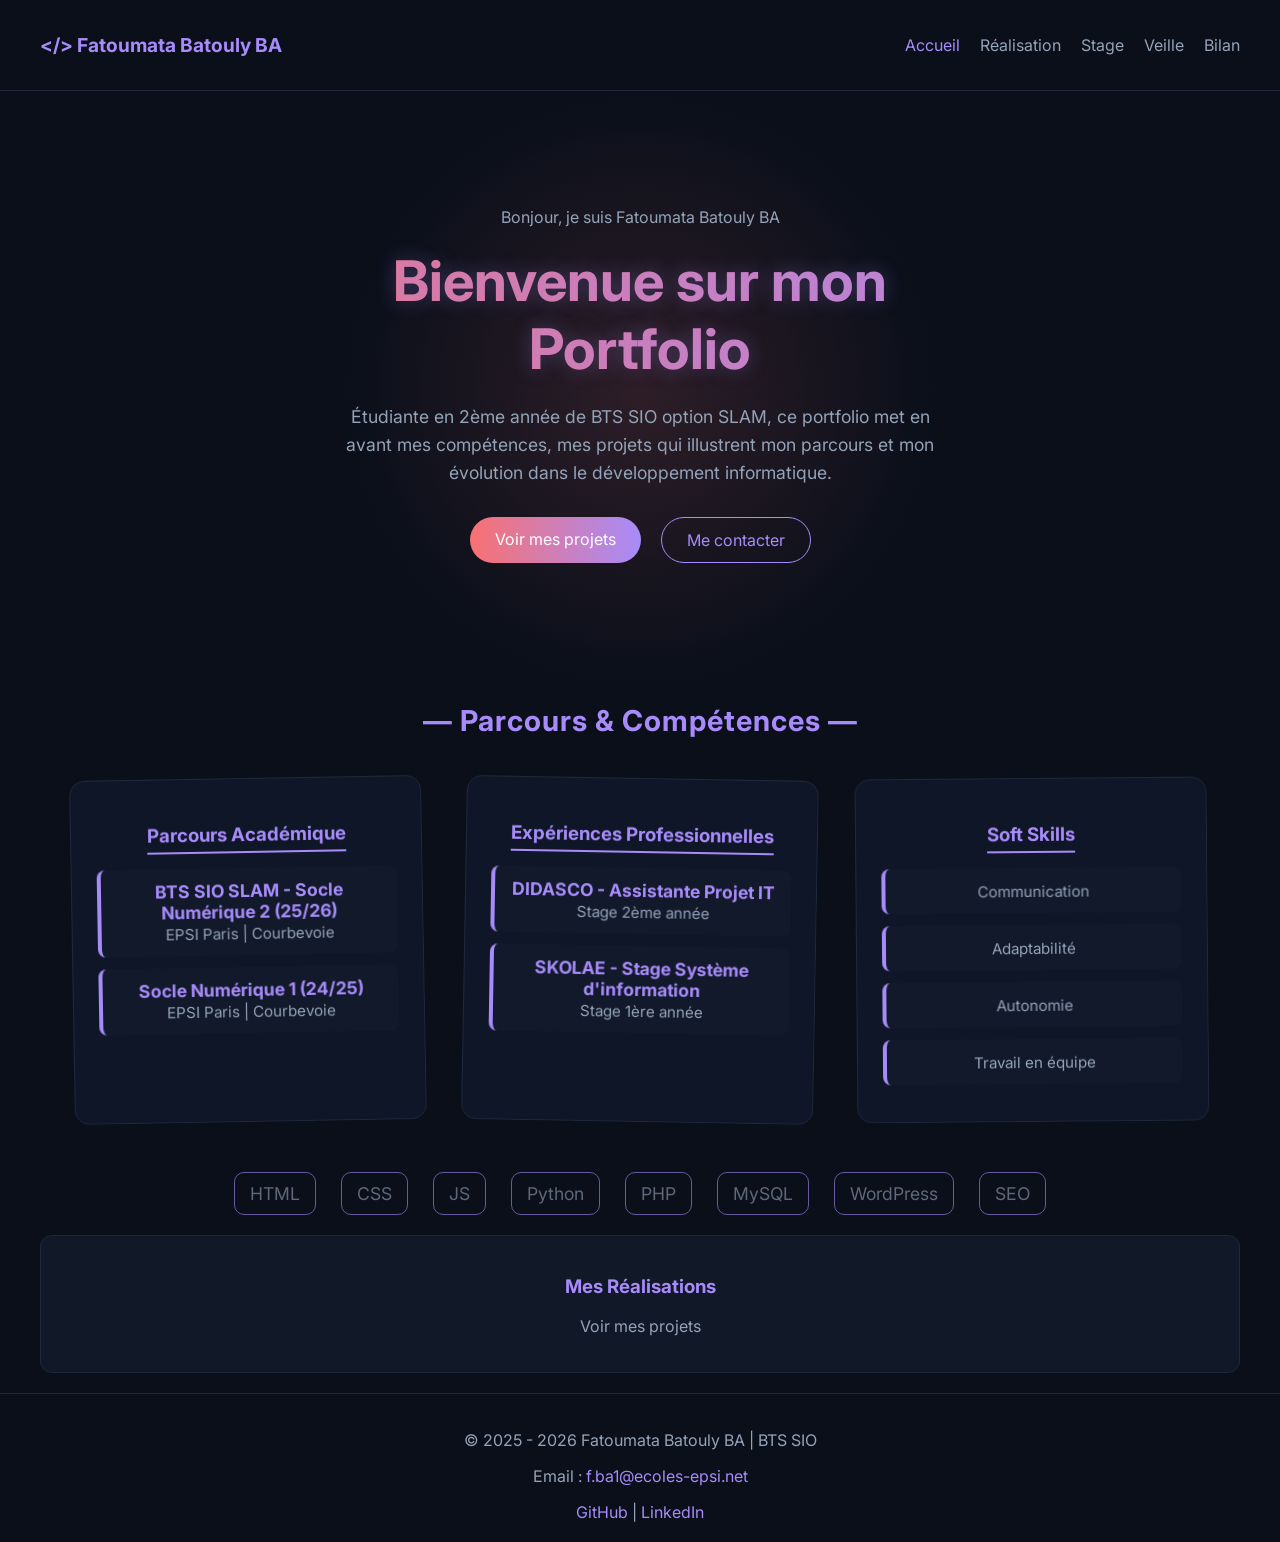
<file: Index.html>
<!DOCTYPE html>
<html lang="fr">
<head>
<meta charset="UTF-8">
<meta name="viewport" content="width=device-width, initial-scale=1.0">
<title>Portfolio - Fatoumata Batouly BA</title>
<link rel="stylesheet" href="style.css">
<link rel="stylesheet" href="https://cdnjs.cloudflare.com/ajax/libs/font-awesome/6.4.0/css/all.min.css">

</head>

<body>

<header>
<h1>&lt;/&gt; Fatoumata Batouly BA</h1>
<nav>
<ul>
<li><a href="index.html" class="active">Accueil</a></li>
<li><a href="realisation.html">Réalisation</a></li>
<li><a href="stage.html">Stage</a></li>
<li><a href="veille.html">Veille</a></li>
<li><a href="bilan.html">Bilan</a></li>
</ul>
</nav>
</header>

<main>

<!-- HERO -->
<section class="hero">
    <p class="hero-intro">Bonjour, je suis Fatoumata Batouly BA</p>

    <h1 class="hero-title">
        Bienvenue sur mon <br> Portfolio
    </h1>

    <p class="hero-text">
       Étudiante en 2ème année de BTS SIO option SLAM, ce portfolio met en avant mes compétences, mes projets qui illustrent mon parcours et mon évolution dans le développement informatique.

    </p>

    <div class="hero-buttons">
        <a href="realisation.html" class="btn-primary">Voir mes projets</a>
        <a href="index.html#contact" class="btn-outline">Me contacter</a>
    </div>
</section>

<!-- COMPETENCES -->
<section class="competences-section">

    <h2 class="section-title">— Parcours & Compétences —</h2>

    <div class="competences-container">

     <!-- Bloc Parcours -->
 <div class="competence-card">
            <h3>Parcours Académique</h3>

            <div class="education-item">
                <h4>BTS SIO SLAM - Socle Numérique 2 (25/26)</h4>
                <p>EPSI Paris | Courbevoie</p>
            </div>

            <div class="education-item">
                <h4>Socle Numérique 1 (24/25)</h4>
                <p>EPSI Paris | Courbevoie</p>
            </div>
        </div>

        <!-- Bloc Expériences Professionnelles -->
        <div class="competence-card">
            <h3>Expériences Professionnelles</h3>

            <div class="education-item">
                <h4>DIDASCO - Assistante Projet IT</h4>
                <p>Stage 2ème année</p>
            </div>

            <div class="education-item">
                <h4>SKOLAE - Stage Système d'information</h4>
                <p>Stage 1ère année</p>
            </div>
        </div>

        <!-- Bloc Soft Skills -->
        <div class="competence-card">
            <h3>Soft Skills</h3>

            <div class="education-item"><p>Communication</p></div>
            <div class="education-item"><p>Adaptabilité</p></div>
            <div class="education-item"><p>Autonomie</p></div>
            <div class="education-item"><p>Travail en équipe</p></div>
        </div>

    </div>

    <!-- Icônes -->
    <div class="skills-icons">
        <span>HTML</span>
        <span>CSS</span>
        <span>JS</span>
        <span>Python</span>
        <span>PHP</span>
        <span>MySQL</span>
        <span>WordPress</span>
        <span>SEO</span>
    </div>

</section>

<!-- NAV RAPIDE -->
<section class="cards">

    <a href="realisation.html" class="card link-card">
        <h3>Mes Réalisations</h3>
        <p>Voir mes projets</p>
    </a>

</main>

<footer 
id="contact">
<p>© 2025 - 2026 Fatoumata Batouly BA | BTS SIO</p>
<p>Email : <a href="mail">f.ba1@ecoles-epsi.net</a></p>
<a href="https://github.com/Fatoumata-w">GitHub</a> |
<a href="https://www.linkedin.com/in/fatoumata-batouly-ba-399231347/">LinkedIn</a>
</footer>

</body>
</html>
</file>
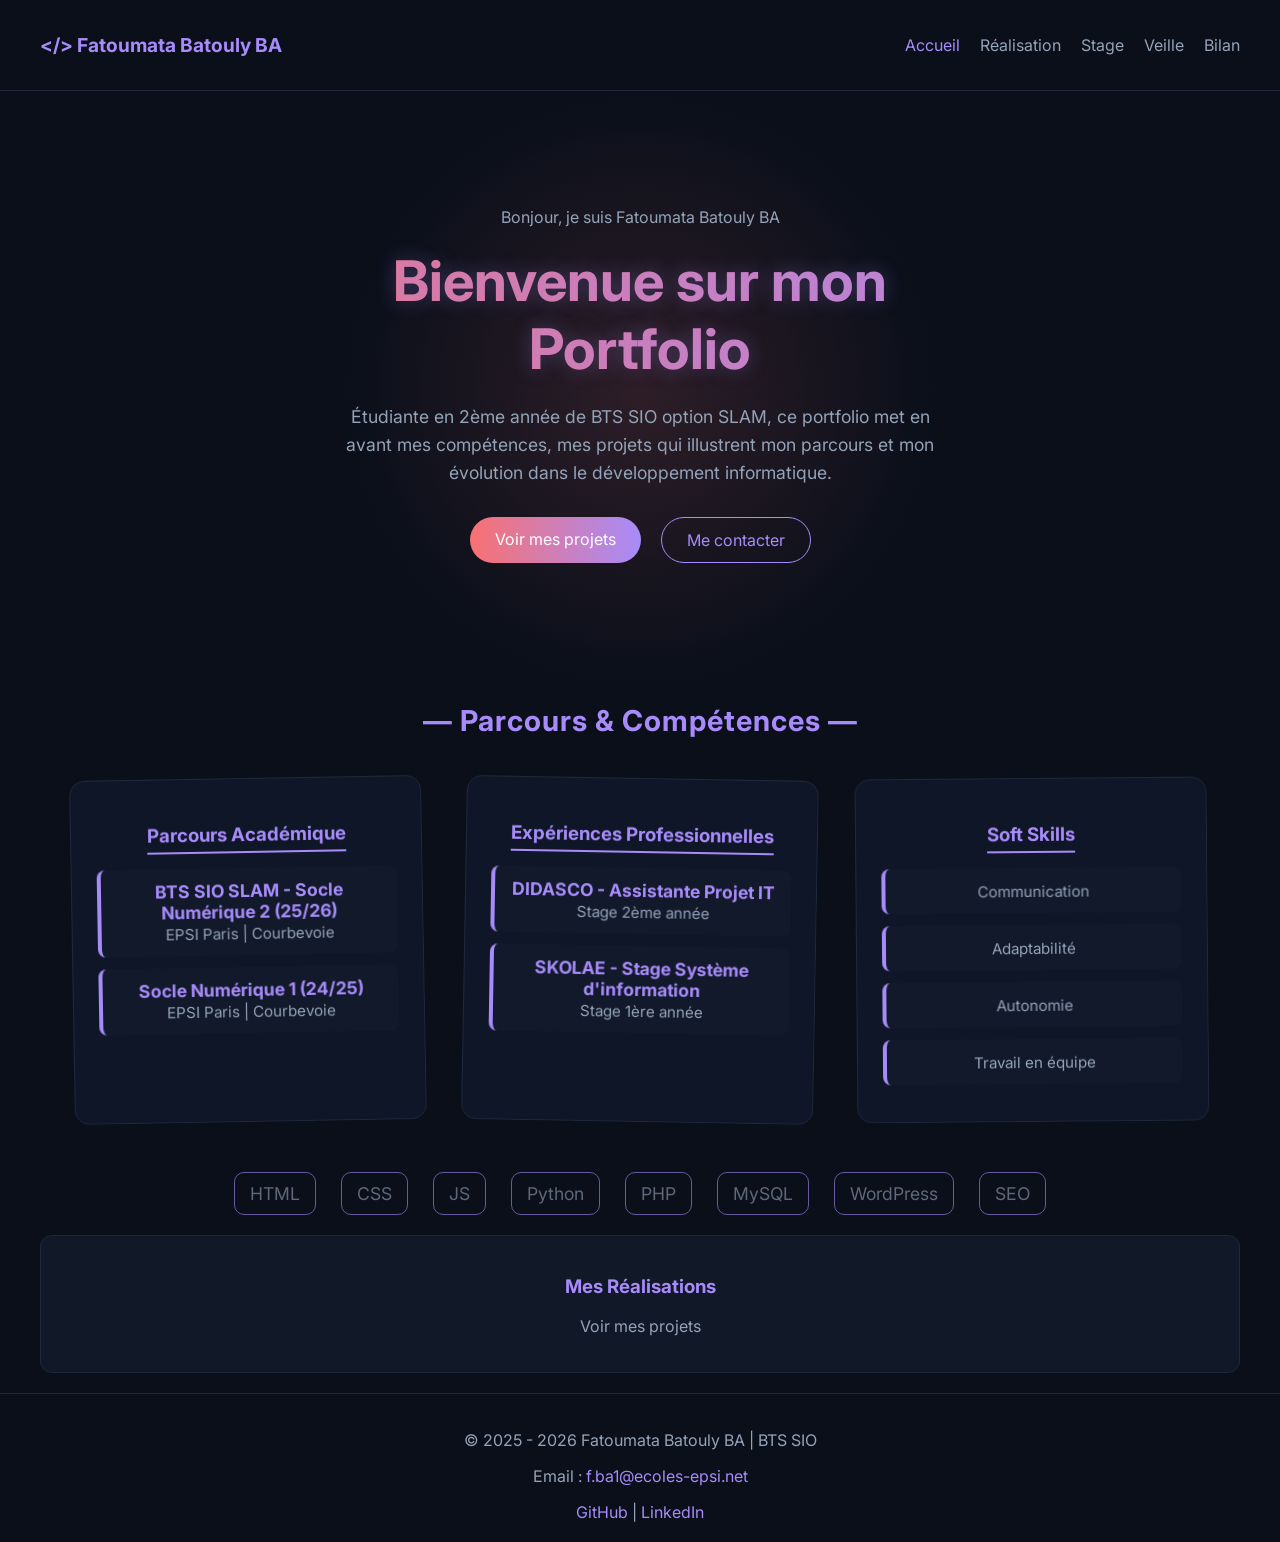
<file: index.html>
<!DOCTYPE html>
<html lang="fr">
<head>
<meta charset="UTF-8">
<meta name="viewport" content="width=device-width, initial-scale=1.0">
<title>Portfolio - Fatoumata Batouly BA</title>
<link rel="stylesheet" href="style.css">
<link rel="stylesheet" href="https://cdnjs.cloudflare.com/ajax/libs/font-awesome/6.4.0/css/all.min.css">

</head>

<body>

<header>
<h1>&lt;/&gt; Fatoumata Batouly BA</h1>
<nav>
<ul>
<li><a href="index.html" class="active">Accueil</a></li>
<li><a href="realisation.html">Réalisation</a></li>
<li><a href="stage.html">Stage</a></li>
<li><a href="veille.html">Veille</a></li>
<li><a href="bilan.html">Bilan</a></li>
</ul>
</nav>
</header>

<main>

<!-- HERO -->
<section class="hero">
    <p class="hero-intro">Bonjour, je suis Fatoumata Batouly BA</p>

    <h1 class="hero-title">
        Bienvenue sur mon <br> Portfolio
    </h1>

    <p class="hero-text">
       Étudiante en 2ème année de BTS SIO option SLAM, ce portfolio met en avant mes compétences, mes projets qui illustrent mon parcours et mon évolution dans le développement informatique.

    </p>

    <div class="hero-buttons">
        <a href="realisation.html" class="btn-primary">Voir mes projets</a>
        <a href="index.html#contact" class="btn-outline">Me contacter</a>
    </div>
</section>

<!-- COMPETENCES -->
<section class="competences-section">

    <h2 class="section-title">— Parcours & Compétences —</h2>

    <div class="competences-container">

     <!-- Bloc Parcours -->
 <div class="competence-card">
            <h3>Parcours Académique</h3>

            <div class="education-item">
                <h4>BTS SIO SLAM - Socle Numérique 2 (25/26)</h4>
                <p>EPSI Paris | Courbevoie</p>
            </div>

            <div class="education-item">
                <h4>Socle Numérique 1 (24/25)</h4>
                <p>EPSI Paris | Courbevoie</p>
            </div>
        </div>

        <!-- Bloc Expériences Professionnelles -->
        <div class="competence-card">
            <h3>Expériences Professionnelles</h3>

            <div class="education-item">
                <h4>DIDASCO - Assistante Projet IT</h4>
                <p>Stage 2ème année</p>
            </div>

            <div class="education-item">
                <h4>SKOLAE - Stage Système d'information</h4>
                <p>Stage 1ère année</p>
            </div>
        </div>

        <!-- Bloc Soft Skills -->
        <div class="competence-card">
            <h3>Soft Skills</h3>

            <div class="education-item"><p>Communication</p></div>
            <div class="education-item"><p>Adaptabilité</p></div>
            <div class="education-item"><p>Autonomie</p></div>
            <div class="education-item"><p>Travail en équipe</p></div>
        </div>

    </div>

    <!-- Icônes -->
    <div class="skills-icons">
        <span>HTML</span>
        <span>CSS</span>
        <span>JS</span>
        <span>Python</span>
        <span>PHP</span>
        <span>MySQL</span>
        <span>WordPress</span>
        <span>SEO</span>
    </div>

</section>

<!-- NAV RAPIDE -->
<section class="cards">

    <a href="realisation.html" class="card link-card">
        <h3>Mes Réalisations</h3>
        <p>Voir mes projets</p>
    </a>

</main>
<footer 
id="contact">
<p>© 2025 - 2026 Fatoumata Batouly BA | BTS SIO</p>
<p>Email : <a href="mail">f.ba1@ecoles-epsi.net</a></p>
<a href="https://github.com/Fatoumata-w">GitHub</a> |
<a href="https://www.linkedin.com/in/fatoumata-batouly-ba-399231347/">LinkedIn</a>
</footer>

</body>
</html>
</file>
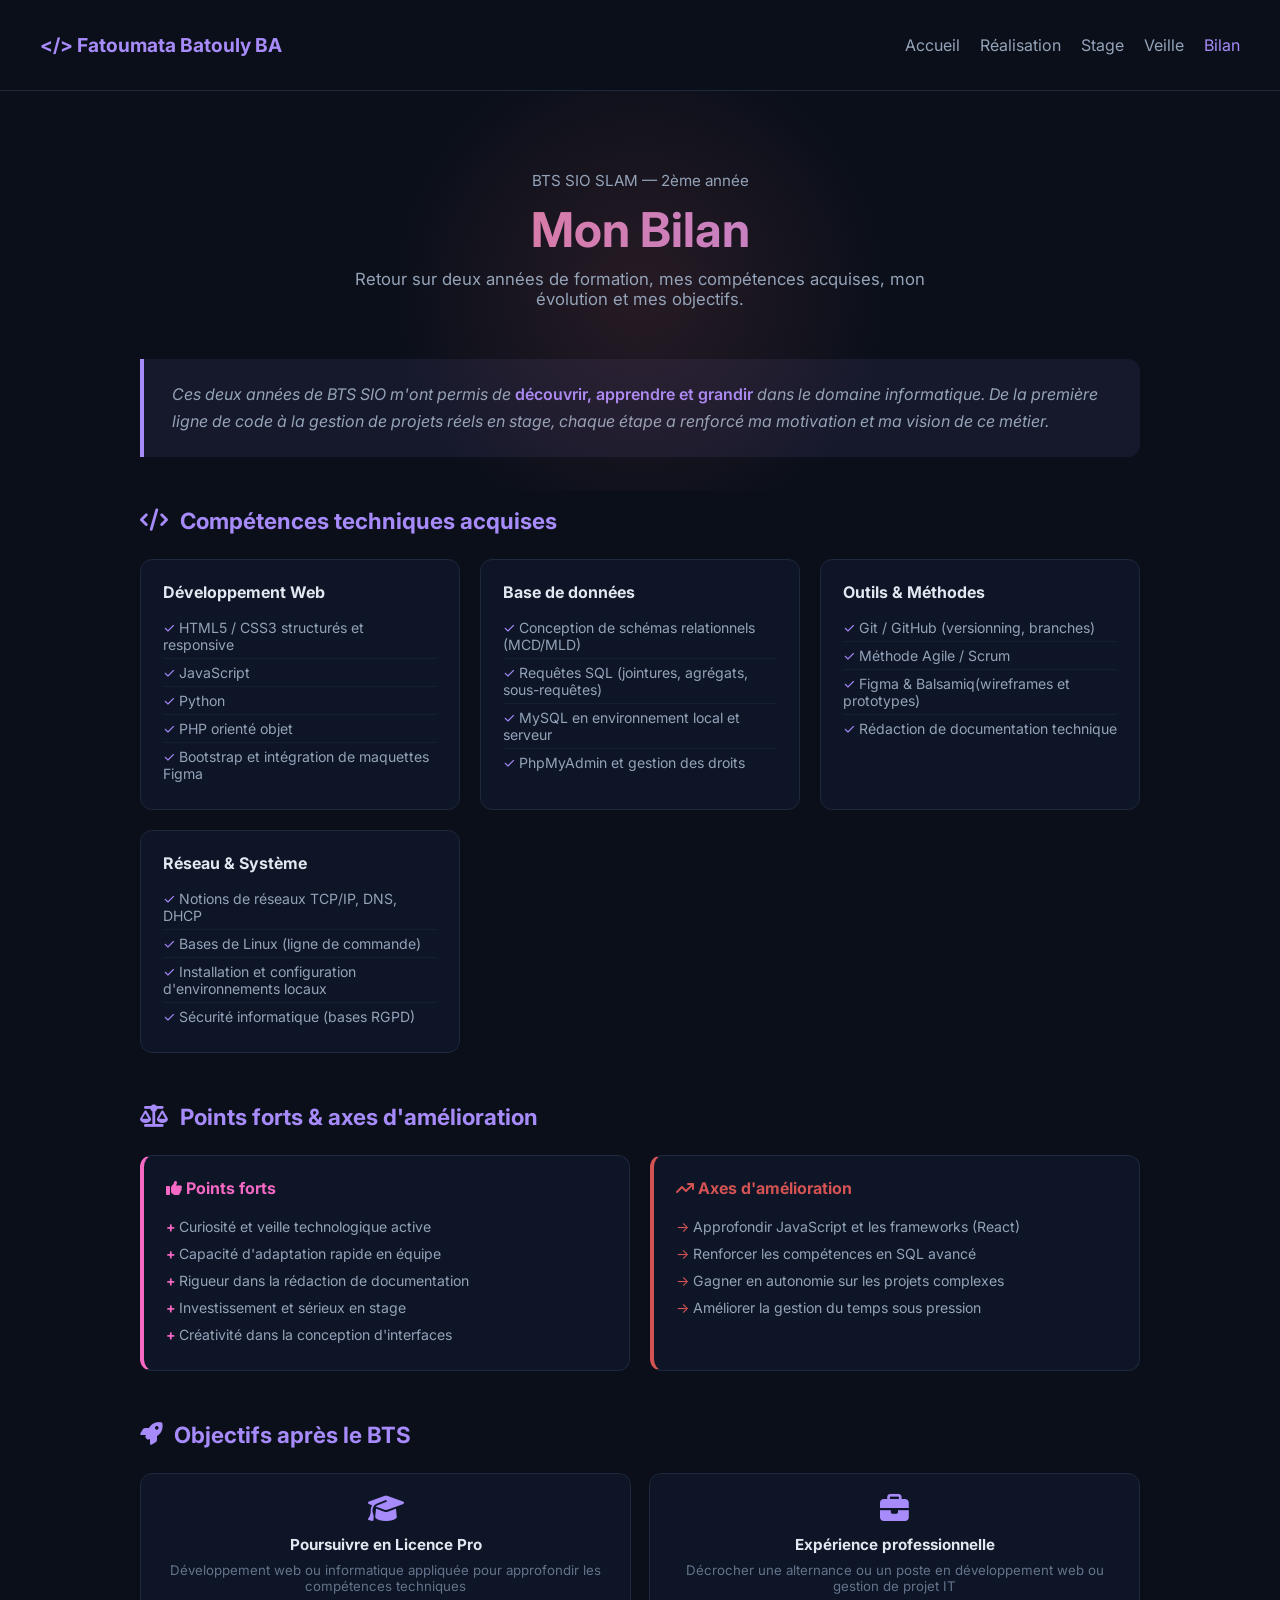
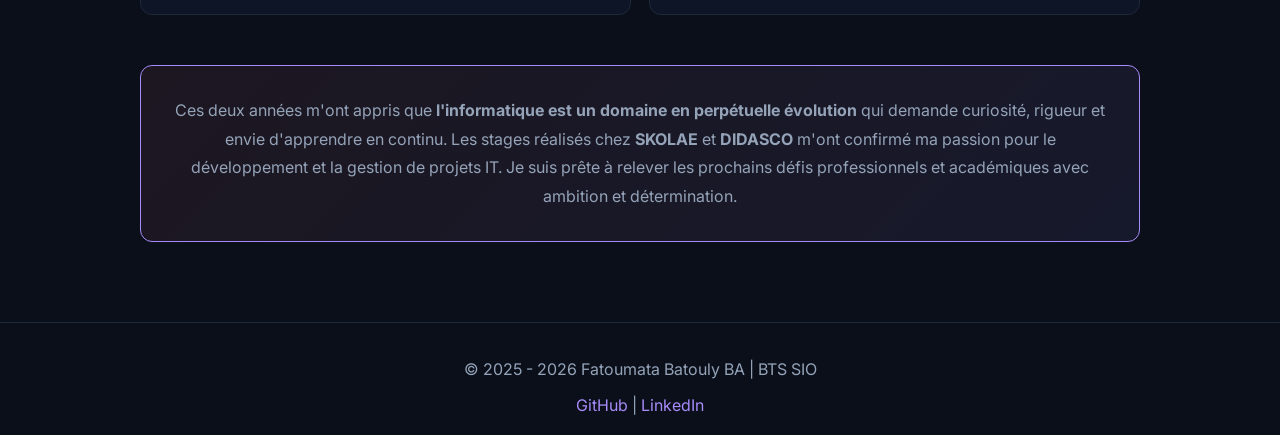
<file: bilan.html>
<!DOCTYPE html>
<html lang="fr">
<head>
<meta charset="UTF-8">
<meta name="viewport" content="width=device-width, initial-scale=1.0">
<title>Bilan - Fatoumata Batouly BA</title>

<link rel="stylesheet" href="style.css">
<link rel="stylesheet"
href="https://cdnjs.cloudflare.com/ajax/libs/font-awesome/6.4.0/css/all.min.css">

</head>
<body>

<header>
<h1>&lt;/&gt; Fatoumata Batouly BA</h1>

<nav>
<ul>
<li><a href="index.html">Accueil</a></li>
<li><a href="realisation.html">Réalisation</a></li>
<li><a href="stage.html">Stage</a></li>
<li><a href="veille.html">Veille</a></li>
<li><a href="bilan.html" class="active">Bilan</a></li>
</ul>
</nav>

</header>

<main>

<section class="page-hero red-glow">
    <p class="hero-sub">BTS SIO SLAM — 2ème année</p>
    <h1>Mon Bilan</h1>
    <p class="hero-desc">Retour sur deux années de formation, mes compétences acquises, mon évolution et mes objectifs.</p>
</section>

<div class="bilan-container">

    <div class="citation-box">
        Ces deux années de BTS SIO m'ont permis de <span>découvrir, apprendre et grandir</span> dans le domaine informatique. De la première ligne de code à la gestion de projets réels en stage, chaque étape a renforcé ma motivation et ma vision de ce métier. 
    </div>

    <section class="bilan-section">
        <h2><i class="fa-solid fa-code"></i> Compétences techniques acquises</h2>
        <div class="comp-grid">
            <div class="comp-card">
                <h3>Développement Web</h3>
                <ul>
                    <li>HTML5 / CSS3 structurés et responsive</li>
                    <li>JavaScript</li>
                     <li>Python</li>
                    <li>PHP orienté objet</li>
                    <li>Bootstrap et intégration de maquettes Figma</li>
                </ul>
            </div>
            <div class="comp-card">
                <h3>Base de données</h3>
                <ul>
                    <li>Conception de schémas relationnels (MCD/MLD)</li>
                    <li>Requêtes SQL (jointures, agrégats, sous-requêtes)</li>
                    <li>MySQL en environnement local et serveur</li>
                    <li>PhpMyAdmin et gestion des droits</li>
                </ul>
            </div>
            <div class="comp-card">
                <h3>Outils &amp; Méthodes</h3>
                <ul>
                    <li>Git / GitHub (versionning, branches)</li>
                    <li>Méthode Agile / Scrum</li>
                    <li>Figma & Balsamiq(wireframes et prototypes)</li>
                    <li>Rédaction de documentation technique</li>
                </ul>
            </div>
            <div class="comp-card">
                <h3>Réseau &amp; Système</h3>
                <ul>
                    <li>Notions de réseaux TCP/IP, DNS, DHCP</li>
                    <li>Bases de Linux (ligne de commande)</li>
                    <li>Installation et configuration d'environnements locaux</li>
                    <li>Sécurité informatique (bases RGPD)</li>
                </ul>
            </div>
        </div>
    </section>



    <section class="bilan-section">
        <h2><i class="fa-solid fa-scale-balanced"></i> Points forts &amp; axes d'amélioration</h2>
        <div class="two-cols">
            <div class="col-box green">
                <h3><i class="fa-solid fa-thumbs-up"></i> Points forts</h3>
                <ul>
                    <li>Curiosité et veille technologique active</li>
                    <li>Capacité d'adaptation rapide en équipe</li>
                    <li>Rigueur dans la rédaction de documentation</li>
                    <li>Investissement et sérieux en stage</li>
                    <li>Créativité dans la conception d'interfaces</li>
                </ul>
            </div>
            <div class="col-box orange">
                <h3><i class="fa-solid fa-arrow-trend-up"></i> Axes d'amélioration</h3>
                <ul>
                    <li>Approfondir JavaScript et les frameworks (React)</li>
                    <li>Renforcer les compétences en SQL avancé</li>
                    <li>Gagner en autonomie sur les projets complexes</li>
                    <li>Améliorer la gestion du temps sous pression</li>
                </ul>
            </div>
        </div>
    </section>

    <section class="bilan-section">
        <h2><i class="fa-solid fa-rocket"></i> Objectifs après le BTS</h2>
        <div class="objectifs-grid">
            <div class="objectif-card">
                <i class="fa-solid fa-graduation-cap"></i>
                <h4>Poursuivre en Licence Pro</h4>
                <p>Développement web ou informatique appliquée pour approfondir les compétences techniques</p>
            </div>
            <div class="objectif-card">
                <i class="fa-solid fa-briefcase"></i>
                <h4>Expérience professionnelle</h4>
                <p>Décrocher une alternance ou un poste en développement web ou gestion de projet IT</p>
            </div>
          
           
        </div>
    </section>

    <div class="conclusion-box">
        <p>Ces deux années m'ont appris que <strong>l'informatique est un domaine en perpétuelle évolution</strong> qui demande curiosité, rigueur et envie d'apprendre en continu. Les stages réalisés chez <strong>SKOLAE</strong> et <strong>DIDASCO</strong> m'ont confirmé ma passion pour le développement et la gestion de projets IT. Je suis prête à relever les prochains défis professionnels et académiques avec ambition et détermination.</p>
    </div>

</div>
</main>


<footer>
<p>© 2025 - 2026 Fatoumata Batouly BA | BTS SIO</p>

<a href="https://github.com/Fatoumata-w">
GitHub
</a> |

<a href="https://www.linkedin.com/in/fatoumata-batouly-ba-399231347/">
LinkedIn
</a>

</footer>

</body>
</html>
</file>
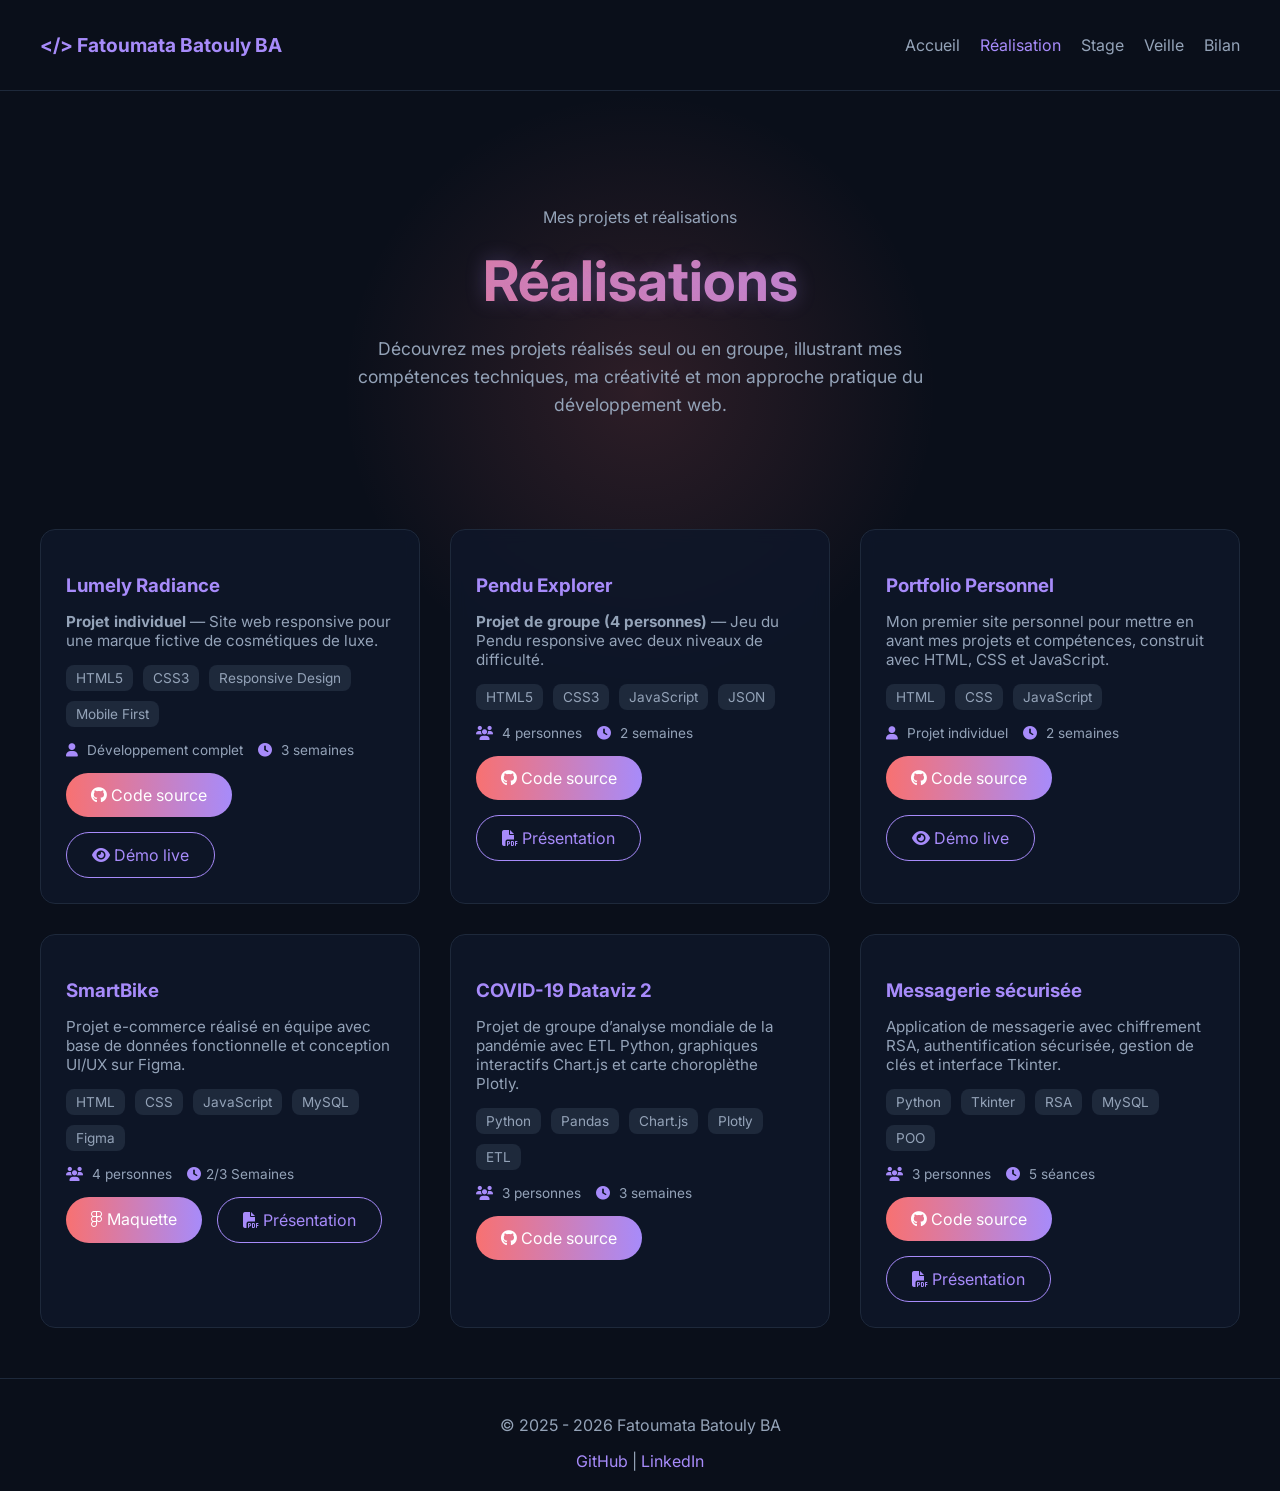
<file: realisation.html>
<!DOCTYPE html>
<html lang="fr">
<head>
<meta charset="UTF-8">
<meta name="viewport" content="width=device-width, initial-scale=1.0">
<title>Portfolio - Réalisations</title>
<link rel="stylesheet" href="style.css">
<link rel="stylesheet" href="https://cdnjs.cloudflare.com/ajax/libs/font-awesome/6.4.0/css/all.min.css">
</head>

<body>

<header>
  <h1>&lt;/&gt; Fatoumata Batouly BA</h1>
  <nav>
    <ul>
      <li><a href="index.html">Accueil</a></li>
      <li><a href="realisation.html" class="active">Réalisation</a></li>
      <li><a href="stage.html">Stage</a></li>
      <li><a href="veille.html">Veille</a></li>
      <li><a href="bilan.html">Bilan</a></li>
    </ul>
  </nav>
</header>

<main>

  <!-- HERO -->
  <section class="hero">
    <p class="hero-intro">Mes projets et réalisations</p>
    <h1 class="hero-title">Réalisations</h1>
    <p class="hero-text">
      Découvrez mes projets réalisés seul ou en groupe, illustrant mes compétences techniques, ma créativité et mon approche pratique du développement web.
    </p>
  </section>

  <!-- PROJETS -->
  <section class="projects-section">
    <div class="projects-container">

      <!-- Projet 1 -->
      <div class="project-card">
        <h3>Lumely Radiance</h3>
        <p><strong>Projet individuel</strong> — Site web responsive pour une marque fictive de cosmétiques de luxe.</p>
        <div class="tech-tags">
          <span>HTML5</span>
          <span>CSS3</span>
          <span>Responsive Design</span>
          <span>Mobile First</span>
        </div>
        <div class="project-info">
          <span><i class="fa-solid fa-user"></i> Développement complet</span>
          <span><i class="fa-solid fa-clock"></i> 3 semaines</span>
        </div>
        <div class="project-links">
           <a href="https://github.com/Fatoumata-w/LumelyRadiance" target="_blank" class=" btn-primary">
            <i class="fa-brands fa-github"></i> Code source
          </a>
          <a href="https://fatoumata-w.github.io/LumelyRadiance/" target="_blank" class="btn-outline">
            <i class="fa-solid fa-eye"></i> Démo live
          </a>
        
        </div>
        
      </div>

   <!-- Projet 2 -->
<div class="project-card">

<h3>Pendu Explorer</h3>

<p>
<strong>Projet de groupe (4 personnes)</strong> —
Jeu du Pendu responsive avec deux niveaux de difficulté.
</p>

<div class="tech-tags">
<span>HTML5</span>
<span>CSS3</span>
<span>JavaScript</span>
<span>JSON</span>
</div>

<div class="project-info">
<span><i class="fa-solid fa-users"></i> 4 personnes</span>
<span><i class="fa-solid fa-clock"></i> 2 semaines</span>
</div>

<div class="project-links">

<a href="https://github.com/katiaa00/Pendu_Explorer"
target="_blank"
class="btn-primary">
<i class="fa-brands fa-github"></i> Code source
</a>

<a href="Pendu_explorer_Sn2 (1).pdf"
target="_blank"
class="btn-outline">
<i class="fa-solid fa-file-pdf"></i> Présentation
</a>

</div>

</div>

      <!-- Projet 3 -->
      <div class="project-card">
        <h3>Portfolio Personnel</h3>
        <p>Mon premier site personnel pour mettre en avant mes projets et compétences, construit avec HTML, CSS et JavaScript.</p>
        <div class="tech-tags">
          <span>HTML</span>
          <span>CSS</span>
          <span>JavaScript</span>
        </div>
        <div class="project-info">
          <span><i class="fa-solid fa-user"></i> Projet individuel</span>
          <span><i class="fa-solid fa-clock"></i> 2 semaines</span>
        </div>
        <div class="project-links">
                    <a href="https://github.com/Fatoumata-w/Portfolio-Fatoumata" class=" btn-primary"><i class="fa-brands fa-github"></i> Code source</a>
          <a href="#" class="btn-outline"><i class="fa-solid fa-eye"></i> Démo live</a>
       
        </div>
      </div>
<!-- Projet 4 -->
<div class="project-card">

<h3>SmartBike</h3>

<p>
Projet e-commerce réalisé en équipe avec base de données fonctionnelle
et conception UI/UX sur Figma.
</p>

<div class="tech-tags">
<span>HTML</span>
<span>CSS</span>
<span>JavaScript</span>
<span>MySQL</span>
<span>Figma</span>
</div>

<div class="project-info">
<span><i class="fa-solid fa-users"></i> 4 personnes</span>
<span><i class="fa-solid fa-clock"></i>2/3 Semaines</span>
</div>

<div class="project-links">

<a href="https://www.figma.com/design/I6MVt9TLrxPjw9gZLYdz1L/PROJET-SMARTBIKE?node-id=0-1&p=f"
target="_blank"
class="btn-primary">
<i class="fa-brands fa-figma"></i> Maquette
</a>

<a href="Projet (4).pdf"
target="_blank"
class="btn-outline">
<i class="fa-solid fa-file-pdf"></i> Présentation
</a>

</div>

</div>

<!-- Projet 5 -->
<div class="project-card">

<h3>COVID-19 Dataviz 2</h3>

<p>
Projet de groupe d’analyse mondiale de la pandémie avec ETL Python,
graphiques interactifs Chart.js et carte choroplèthe Plotly.
</p>

<div class="tech-tags">
<span>Python</span>
<span>Pandas</span>
<span>Chart.js</span>
<span>Plotly</span>
<span>ETL</span>
</div>

<div class="project-info">
<span><i class="fa-solid fa-users"></i> 3 personnes</span>
<span><i class="fa-solid fa-clock"></i> 3 semaines</span>
</div>

<div class="project-links">

<a href="https://github.com/Fatoumata-w/Projet-Dataviz-"
target="_blank"
class="btn-primary">
<i class="fa-brands fa-github"></i> Code source
</a>



</div>

</div>



<!-- Projet 6 -->
<div class="project-card">

<h3>Messagerie sécurisée</h3>

<p>
Application de messagerie avec chiffrement RSA, authentification sécurisée,
gestion de clés et interface Tkinter.
</p>

<div class="tech-tags">
<span>Python</span>
<span>Tkinter</span>
<span>RSA</span>
<span>MySQL</span>
<span>POO</span>
</div>

<div class="project-info">
<span><i class="fa-solid fa-users"></i> 3 personnes</span>
<span><i class="fa-solid fa-clock"></i> 5 séances</span>
</div>

<div class="project-links">

<a href="https://github.com/Fatoumata-w/Projet-Python-POO-Securise"
target="_blank"
class="btn-primary">
<i class="fa-brands fa-github"></i> Code source
</a>

<a href="Projet — Messagerie sécurisée.pdf"
target="_blank"
class="btn-outline">
<i class="fa-solid fa-file-pdf"></i> Présentation
</a>

</div>

</div>
   
  </section>

</main>

<footer>
  <p>© 2025 - 2026 Fatoumata Batouly BA</p>
  <a href="https://github.com/Fatoumata-w">GitHub</a> |
  <a href="https://www.linkedin.com/in/fatoumata-batouly-ba-399231347/">LinkedIn</a>
</footer>

</body>
</html>
</file>
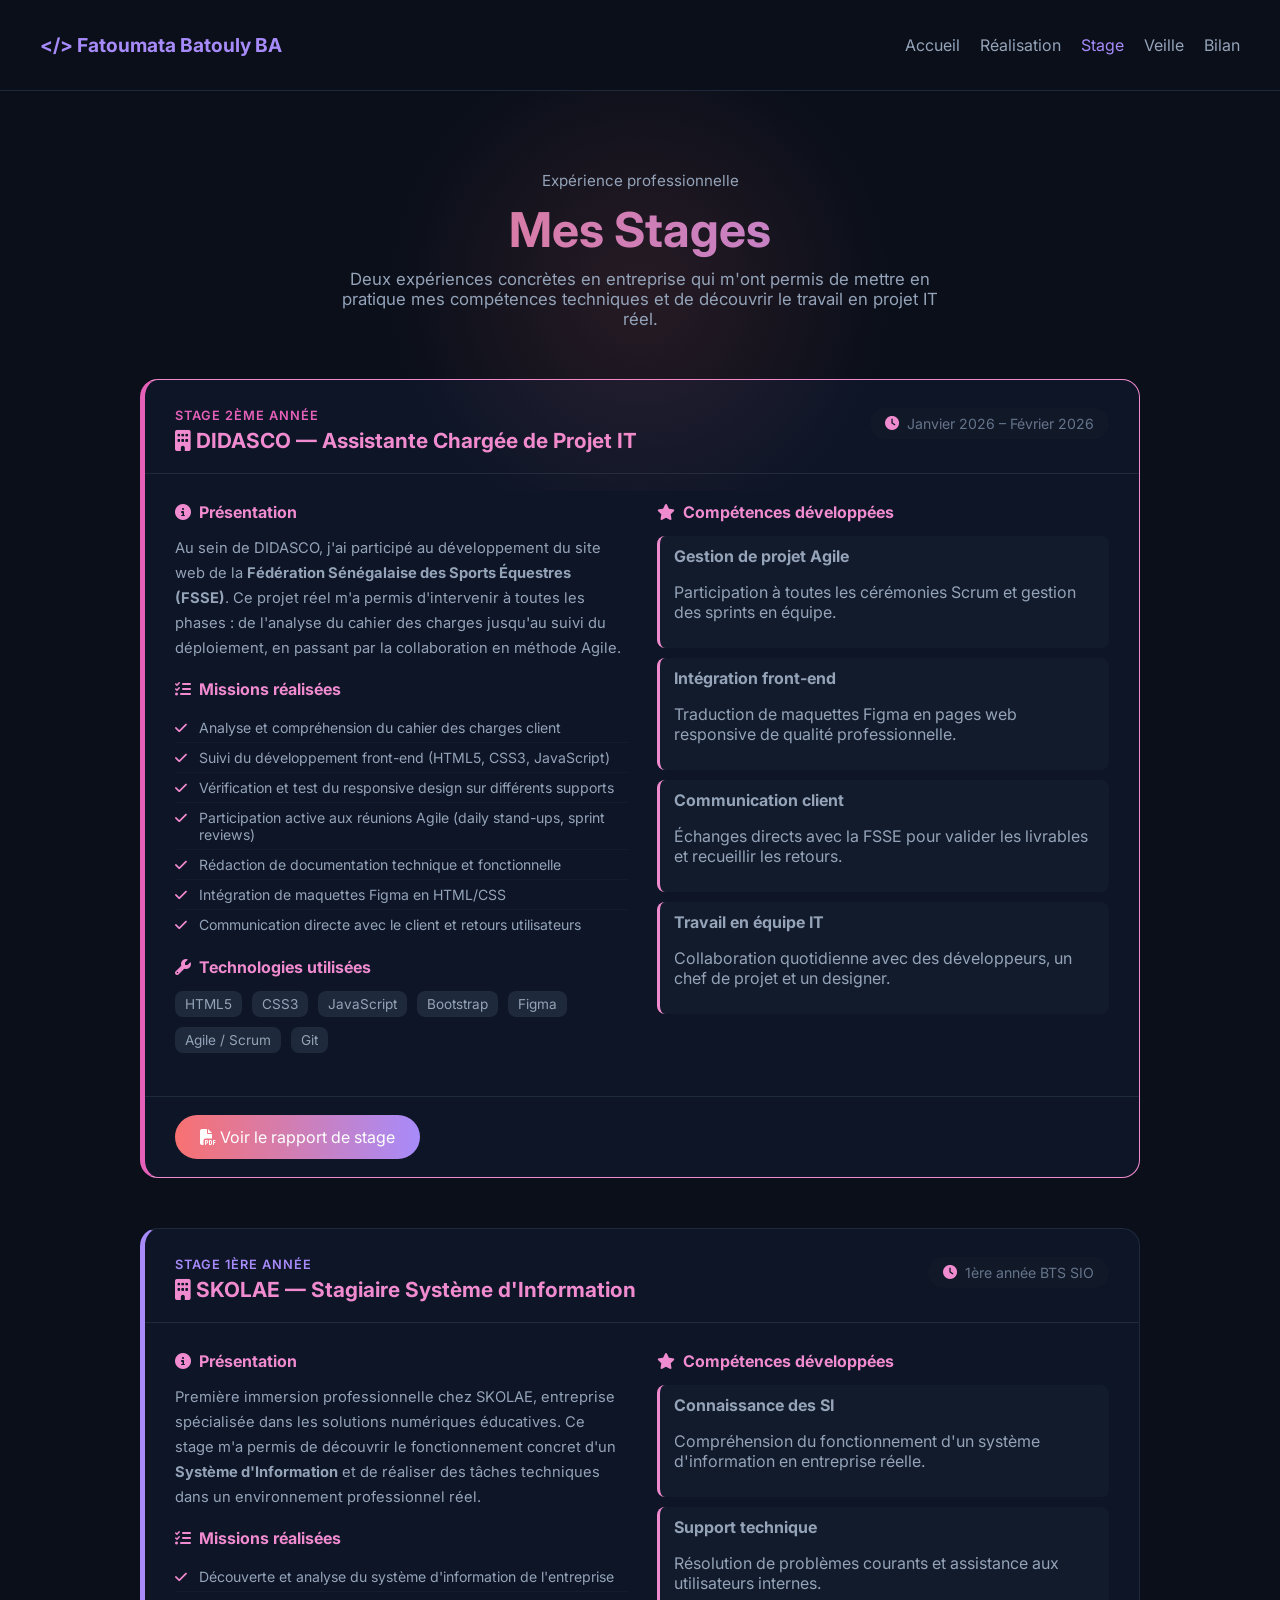
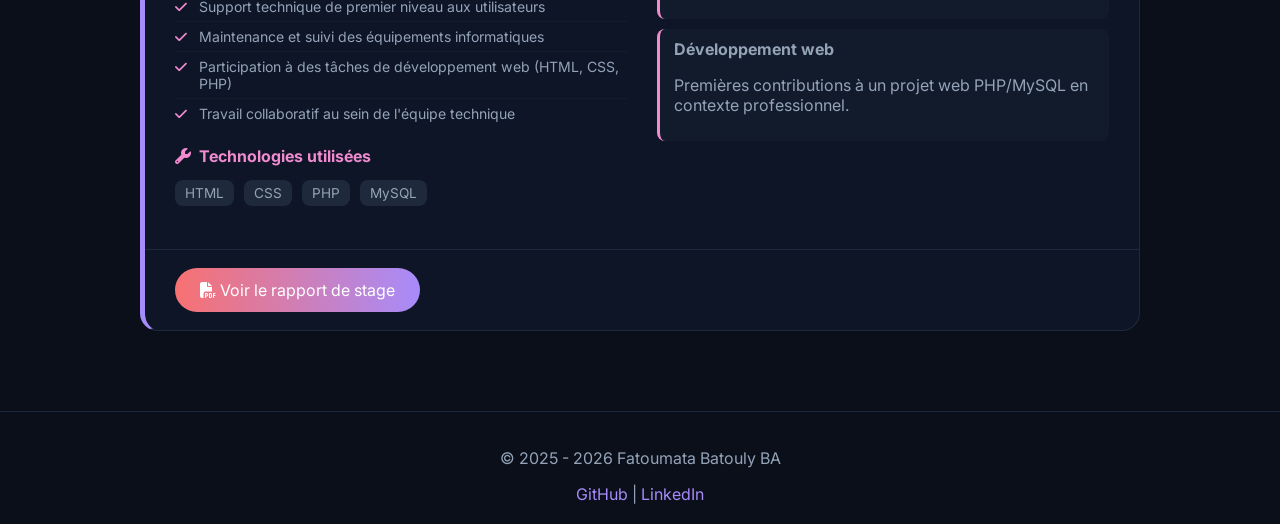
<file: stage.html>
<!DOCTYPE html>
<html lang="fr">
<head>
<meta charset="UTF-8">
<meta name="viewport" content="width=device-width, initial-scale=1.0">
<title>Portfolio - Stages</title>
<link rel="stylesheet" href="style.css">
<link rel="stylesheet" href="https://cdnjs.cloudflare.com/ajax/libs/font-awesome/6.4.0/css/all.min.css">
</head>

<body>

<header>
<h1>&lt;/&gt;  Fatoumata Batouly BA</h1>
<nav>
<ul>
<li><a href="index.html">Accueil</a></li>
<li><a href="realisation.html">Réalisation</a></li>
<li><a href="stage.html" class="active">Stage</a></li>
<li><a href="veille.html">Veille</a></li>
<li><a href="bilan.html">Bilan</a></li>
</ul>
</nav>
</header>

<main>

<!-- HERO -->
<section class="page-hero red-glow">
    <p class="hero-sub">Expérience professionnelle</p>
    <h1>Mes Stages</h1>
    <p class="hero-desc">Deux expériences concrètes en entreprise qui m'ont permis de mettre en pratique mes compétences techniques et de découvrir le travail en projet IT réel.</p>
</section>

<div class="stages-container">

    <!-- STAGE 2 - Principal -->
    <div class="stage-card main">
        <div class="stage-card-header">
            <div>
                <p class="stage-label">Stage 2ème année</p>
                <h2><i class="fa-solid fa-building"></i> DIDASCO — Assistante Chargée de Projet IT</h2>
            </div>
            <span class="stage-period"><i class="fa-solid fa-clock"></i> Janvier 2026 – Février 2026</span>
        </div>

        <div class="stage-card-body">
            <div class="stage-col main-col">
                <h3><i class="fa-solid fa-info-circle"></i> Présentation</h3>
                <p class="stage-desc">
                    Au sein de DIDASCO, j'ai participé au développement du site web de la <strong>Fédération Sénégalaise des Sports Équestres (FSSE)</strong>. Ce projet réel m'a permis d'intervenir à toutes les phases : de l'analyse du cahier des charges jusqu'au suivi du déploiement, en passant par la collaboration en méthode Agile.
                </p>

                <h3><i class="fa-solid fa-list-check"></i> Missions réalisées</h3>
                <ul class="mission-list">
                    <li><i class="fa-solid fa-check"></i> Analyse et compréhension du cahier des charges client</li>
                    <li><i class="fa-solid fa-check"></i> Suivi du développement front-end (HTML5, CSS3, JavaScript)</li>
                    <li><i class="fa-solid fa-check"></i> Vérification et test du responsive design sur différents supports</li>
                    <li><i class="fa-solid fa-check"></i> Participation active aux réunions Agile (daily stand-ups, sprint reviews)</li>
                    <li><i class="fa-solid fa-check"></i> Rédaction de documentation technique et fonctionnelle</li>
                    <li><i class="fa-solid fa-check"></i> Intégration de maquettes Figma en HTML/CSS</li>
                    <li><i class="fa-solid fa-check"></i> Communication directe avec le client et retours utilisateurs</li>
                </ul>

                <h3><i class="fa-solid fa-wrench"></i> Technologies utilisées</h3>
                <div class="tech-tags">
                    <span>HTML5</span><span>CSS3</span><span>JavaScript</span>
                    <span>Bootstrap</span><span>Figma</span><span>Agile / Scrum</span><span>Git</span>
                </div>
            </div>

            <div class="stage-col">
                <h3><i class="fa-solid fa-star"></i> Compétences développées</h3>
                <div class="competence-items">
                    <div class="comp-item">
                        <strong>Gestion de projet Agile</strong>
                        <p>Participation à toutes les cérémonies Scrum et gestion des sprints en équipe.</p>
                    </div>
                    <div class="comp-item">
                        <strong>Intégration front-end</strong>
                        <p>Traduction de maquettes Figma en pages web responsive de qualité professionnelle.</p>
                    </div>
                    <div class="comp-item">
                        <strong>Communication client</strong>
                        <p>Échanges directs avec la FSSE pour valider les livrables et recueillir les retours.</p>
                    </div>
                   
                    <div class="comp-item">
                        <strong>Travail en équipe IT</strong>
                        <p>Collaboration quotidienne avec des développeurs, un chef de projet et un designer.</p>
                    </div>
                </div>
            </div>
        </div>

        <div class="stage-card-footer">
            <a href="RAPPORT DE STAGE Fatoumata Batouly BA .pdf" class="btn-primary">
                <i class="fa-solid fa-file-pdf"></i> Voir le rapport de stage
            </a>
        </div>
    </div>

    <!-- STAGE 1 -->
    <div class="stage-card secondary">
        <div class="stage-card-header">
            <div>
                <p class="stage-label">Stage 1ère année</p>
                <h2><i class="fa-solid fa-building"></i> SKOLAE — Stagiaire Système d'Information</h2>
            </div>
            <span class="stage-period"><i class="fa-solid fa-clock"></i> 1ère année BTS SIO</span>
        </div>

        <div class="stage-card-body">
            <div class="stage-col">
                <h3><i class="fa-solid fa-info-circle"></i> Présentation</h3>
                <p class="stage-desc">
                    Première immersion professionnelle chez SKOLAE, entreprise spécialisée dans les solutions numériques éducatives. Ce stage m'a permis de découvrir le fonctionnement concret d'un <strong>Système d'Information</strong> et de réaliser des tâches techniques dans un environnement professionnel réel.
                </p>

                <h3><i class="fa-solid fa-list-check"></i> Missions réalisées</h3>
                <ul class="mission-list">
                    <li><i class="fa-solid fa-check"></i> Découverte et analyse du système d'information de l'entreprise</li>
                    <li><i class="fa-solid fa-check"></i> Support technique de premier niveau aux utilisateurs</li>
                    <li><i class="fa-solid fa-check"></i> Maintenance et suivi des équipements informatiques</li>
                    <li><i class="fa-solid fa-check"></i> Participation à des tâches de développement web (HTML, CSS, PHP)</li>
                    <li><i class="fa-solid fa-check"></i> Travail collaboratif au sein de l'équipe technique</li>
                </ul>

                <h3><i class="fa-solid fa-wrench"></i> Technologies utilisées</h3>
                <div class="tech-tags">
                    <span>HTML</span><span>CSS</span><span>PHP</span><span>MySQL</span>
                </div>
            </div>

            <div class="stage-col">
                <h3><i class="fa-solid fa-star"></i> Compétences développées</h3>
                <div class="competence-items">
                    <div class="comp-item">
                        <strong>Connaissance des SI</strong>
                        <p>Compréhension du fonctionnement d'un système d'information en entreprise réelle.</p>
                    </div>
                    <div class="comp-item">
                        <strong>Support technique</strong>
                        <p>Résolution de problèmes courants et assistance aux utilisateurs internes.</p>
                    </div>
                    <div class="comp-item">
                        <strong>Développement web</strong>
                        <p>Premières contributions à un projet web PHP/MySQL en contexte professionnel.</p>
                    </div>
                    
                </div>
            </div>
        </div>

        <div class="stage-card-footer">
            <a href="Rapport de Stage Skolae.pdf" class="btn-primary">
                <i class="fa-solid fa-file-pdf"></i> Voir le rapport de stage
            </a>
        </div>
    </div>

</div>
</main>


<footer>
<p>© 2025 - 2026 Fatoumata Batouly BA</p>
<a href="https://github.com/Fatoumata-w">GitHub</a> |
<a href="https://www.linkedin.com/in/fatoumata-batouly-ba-399231347/">LinkedIn</a>
</footer>

</body>
</html>
</file>
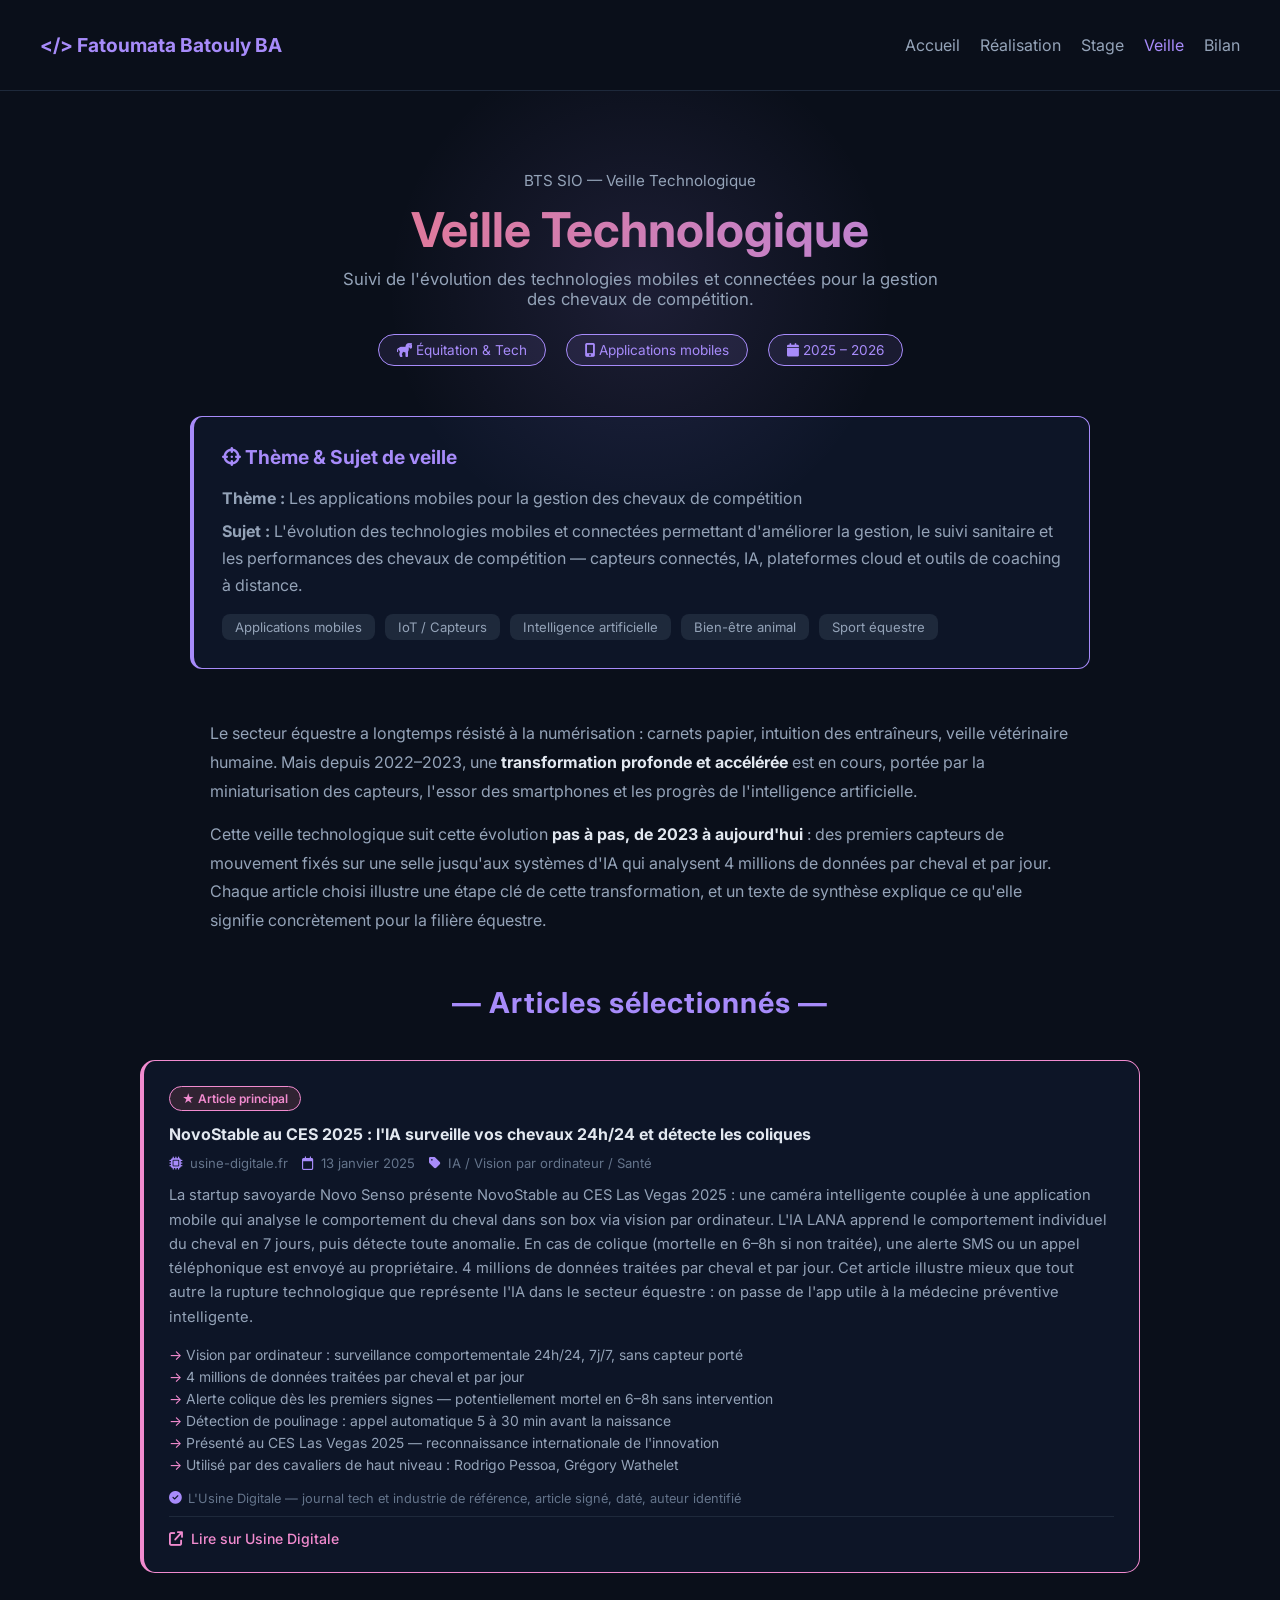
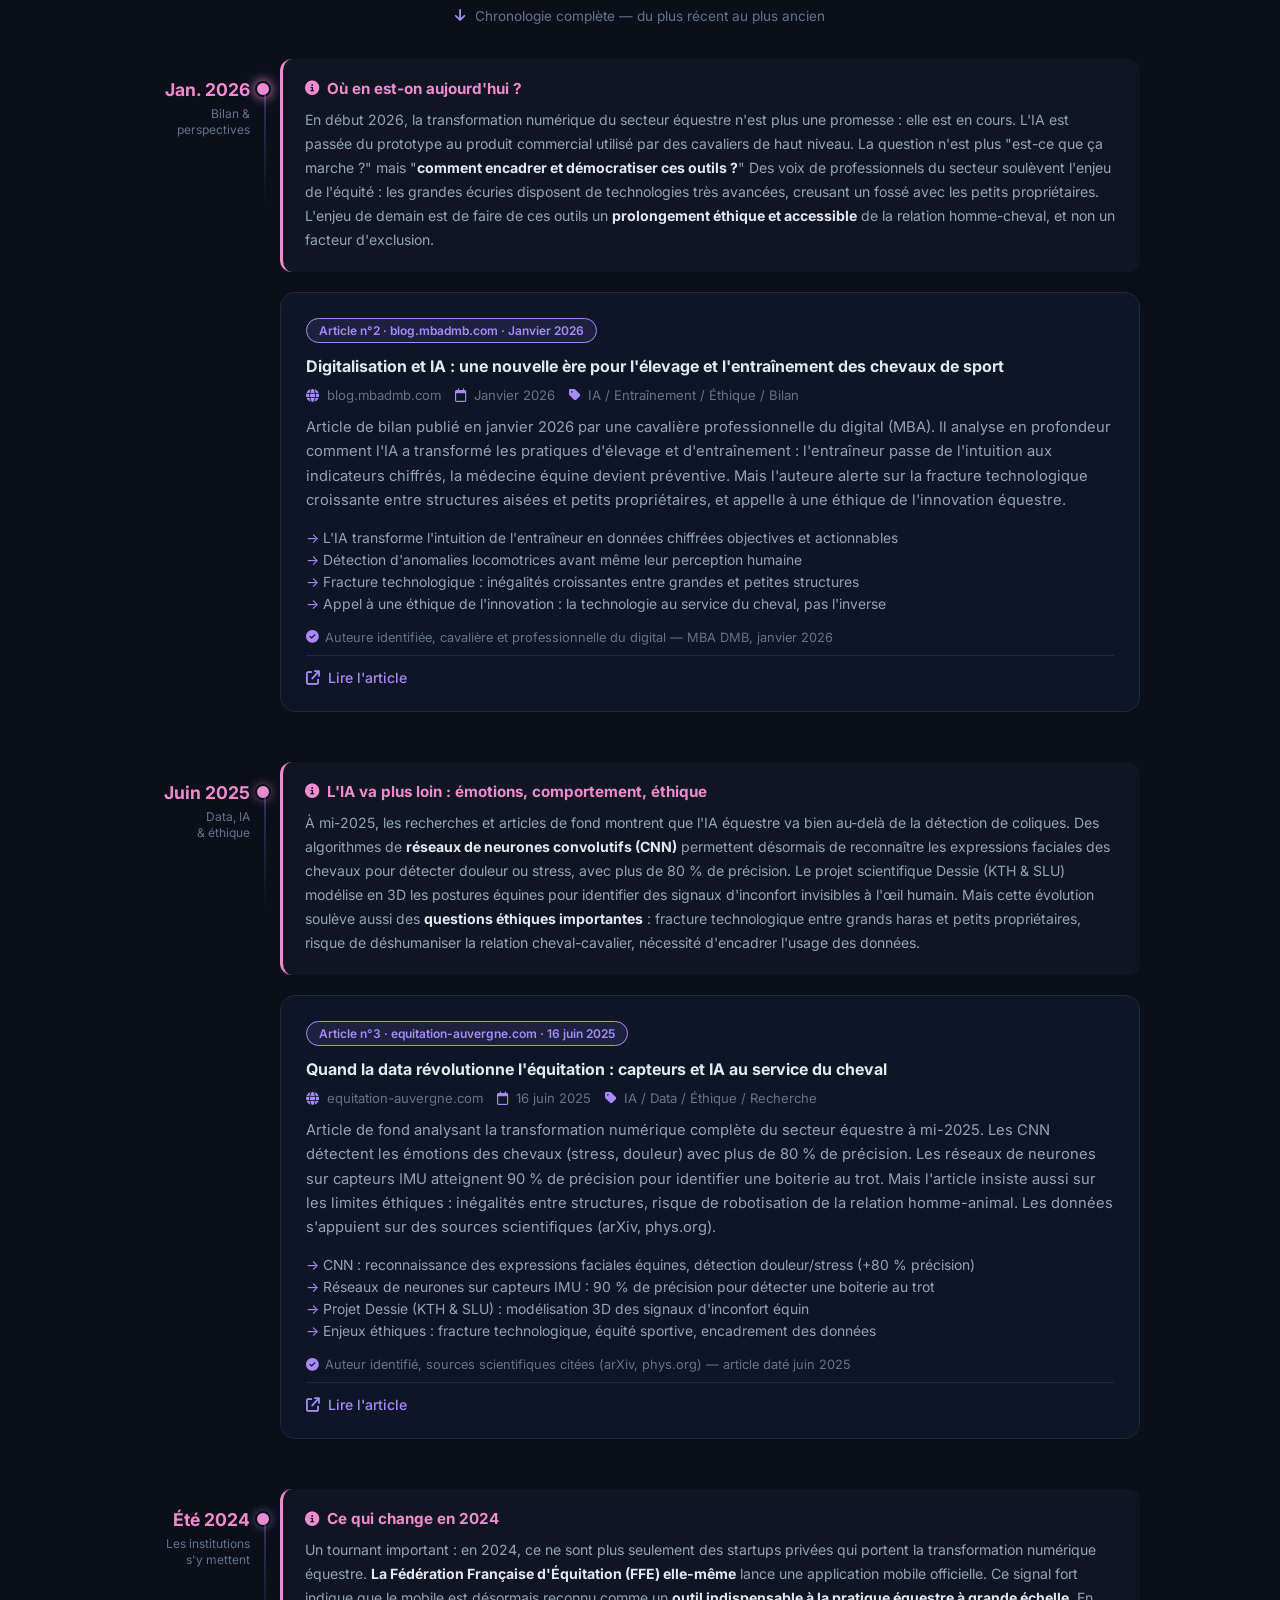
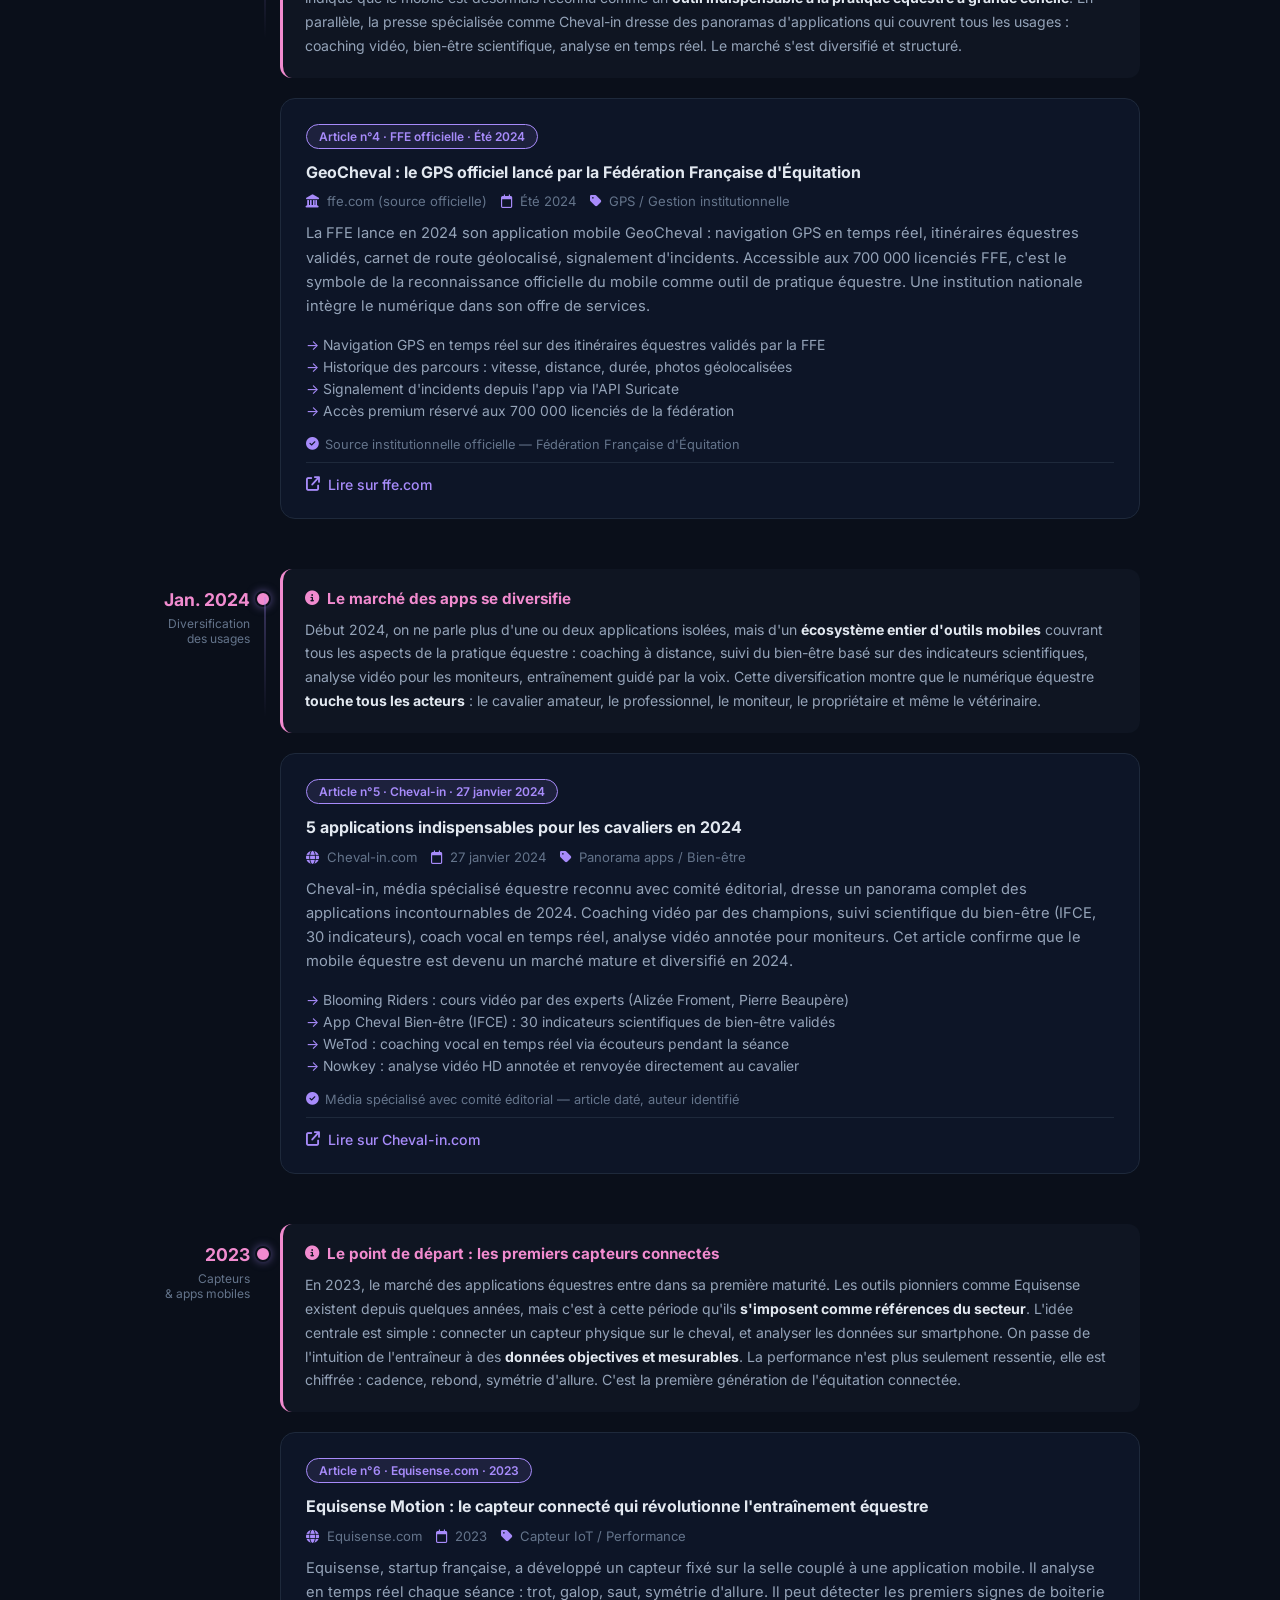
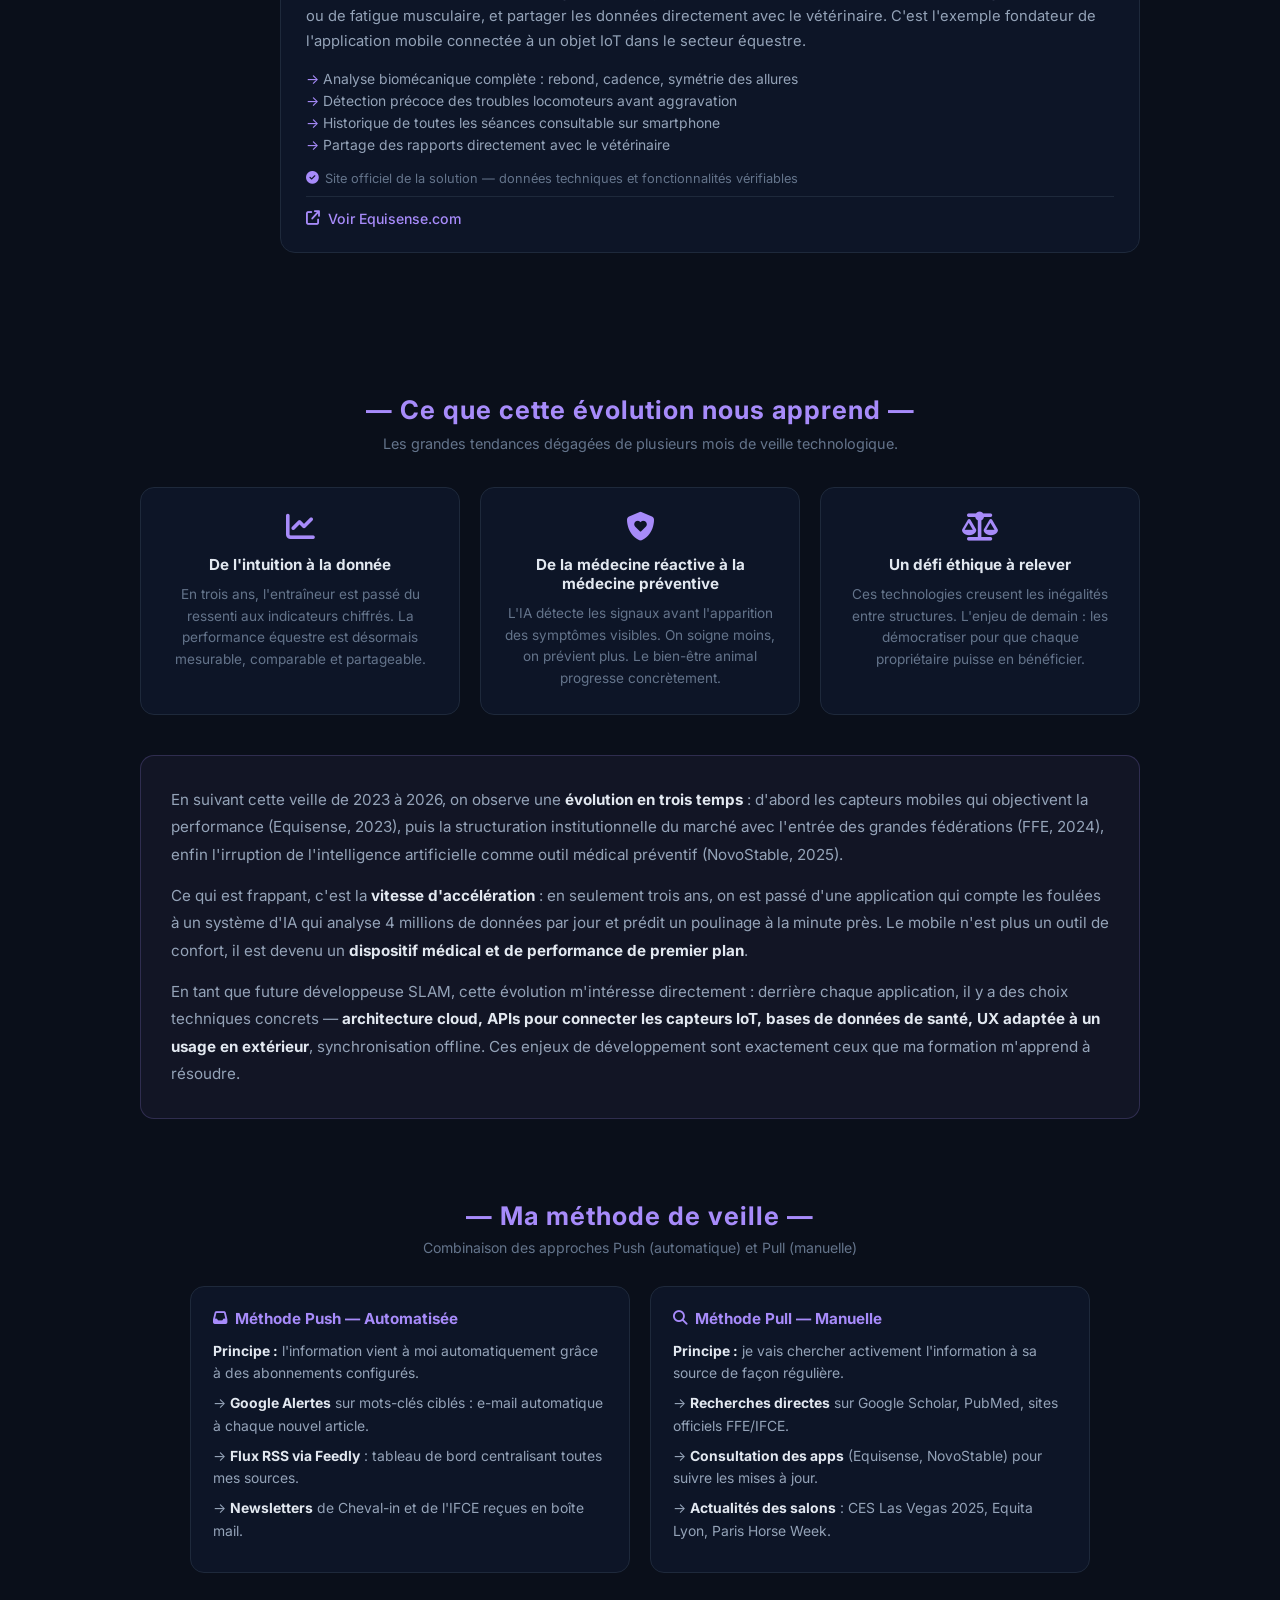
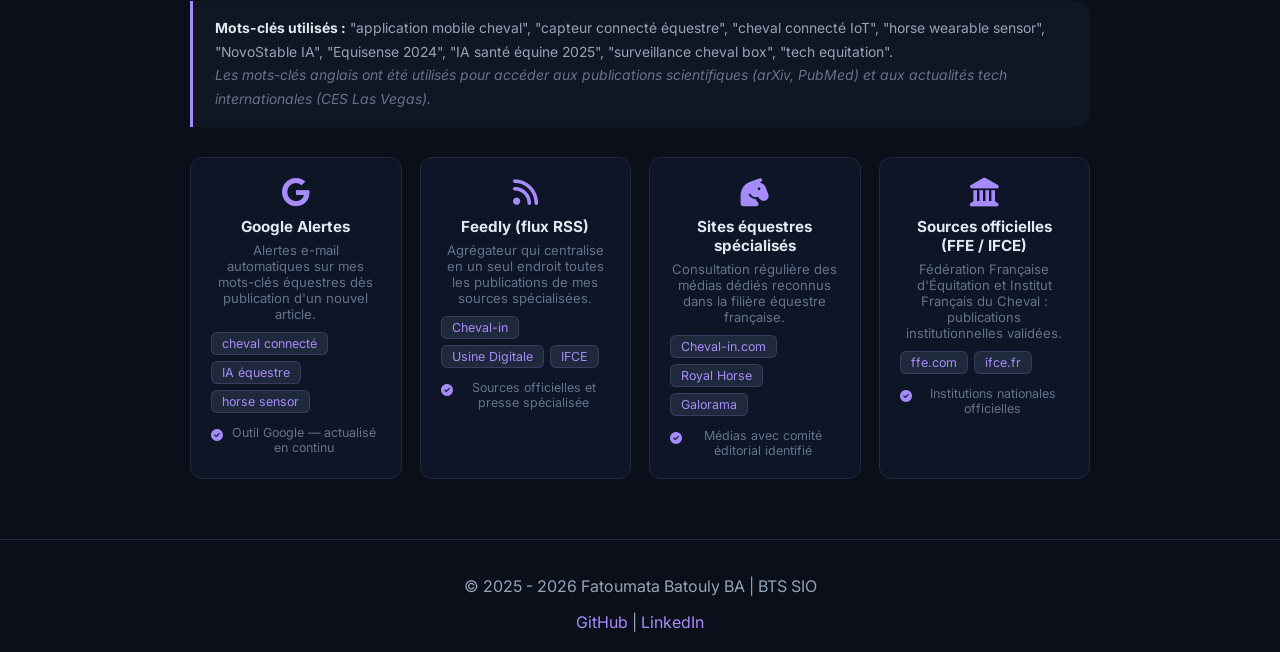
<file: veille.html>
<!DOCTYPE html>
<html lang="fr">
<head>
    <meta charset="UTF-8">
    <meta name="viewport" content="width=device-width, initial-scale=1.0">
    <title>Veille - Fatoumata Batouly BA</title>
    <link rel="stylesheet" href="style.css">
    <link rel="stylesheet" href="https://cdnjs.cloudflare.com/ajax/libs/font-awesome/6.4.0/css/all.min.css">
</head>
<body>

<header>
    <h1>&lt;/&gt; <span>Fatoumata Batouly BA</span></h1>
    <nav><ul>
        <li><a href="index.html">Accueil</a></li>
        <li><a href="realisation.html">Réalisation</a></li>
        <li><a href="stage.html">Stage</a></li>
        <li><a href="veille.html" class="active">Veille</a></li>
        <li><a href="bilan.html">Bilan</a></li>
    </ul></nav>
</header>

<main>

<section class="page-hero">
    <p class="hero-sub">BTS SIO — Veille Technologique</p>
    <h1>Veille Technologique</h1>
    <p class="hero-desc">Suivi de l'évolution des technologies mobiles et connectées pour la gestion des chevaux de compétition.</p>
    <div class="hero-badges">
        <span class="hero-badge"><i class="fa-solid fa-horse"></i> Équitation &amp; Tech</span>
        <span class="hero-badge"><i class="fa-solid fa-mobile-alt"></i> Applications mobiles</span>
        <span class="hero-badge"><i class="fa-solid fa-calendar"></i> 2025 – 2026</span>
    </div>
</section>

<section class="theme-section">
    <div class="theme-box">
        <h2><i class="fa-solid fa-crosshairs"></i> Thème &amp; Sujet de veille</h2>
        <p><strong>Thème :</strong> Les applications mobiles pour la gestion des chevaux de compétition</p>
        <p><strong>Sujet :</strong> L'évolution des technologies mobiles et connectées permettant d'améliorer la gestion, le suivi sanitaire et les performances des chevaux de compétition — capteurs connectés, IA, plateformes cloud et outils de coaching à distance.</p>
        <div class="theme-labels">
            <span class="theme-label">Applications mobiles</span>
            <span class="theme-label">IoT / Capteurs</span>
            <span class="theme-label">Intelligence artificielle</span>
            <span class="theme-label">Bien-être animal</span>
            <span class="theme-label">Sport équestre</span>
        </div>
    </div>
</section>

<div class="veille-intro">
    <p>
        Le secteur équestre a longtemps résisté à la numérisation : carnets papier, intuition des entraîneurs, veille vétérinaire humaine. Mais depuis 2022–2023, une <strong>transformation profonde et accélérée</strong> est en cours, portée par la miniaturisation des capteurs, l'essor des smartphones et les progrès de l'intelligence artificielle.
    </p>
    <p>
        Cette veille technologique suit cette évolution <strong>pas à pas, de 2023 à aujourd'hui</strong> : des premiers capteurs de mouvement fixés sur une selle jusqu'aux systèmes d'IA qui analysent 4 millions de données par cheval et par jour. Chaque article choisi illustre une étape clé de cette transformation, et un texte de synthèse explique ce qu'elle signifie concrètement pour la filière équestre.
    </p>
</div>

<section class="articles-section">
    <h2>— Articles sélectionnés —</h2>
    <div class="articles-grid">

          <!-- ARTICLE IMPORTANT -->
          <div class="article-card featured">     
            <span class="art-badge feat">★ Article principal</span>
           <h3>NovoStable au CES 2025 : l'IA surveille vos chevaux 24h/24 et détecte les coliques</h3>
            <div class="art-meta">
                <span><i class="fa-solid fa-microchip"></i> usine-digitale.fr</span>
                <span><i class="fa-regular fa-calendar"></i> 13 janvier 2025</span>
                <span><i class="fa-solid fa-tag"></i> IA / Vision par ordinateur / Santé</span>
            </div>
            <p class="art-summary">La startup savoyarde Novo Senso présente NovoStable au CES Las Vegas 2025 : une caméra intelligente couplée à une application mobile qui analyse le comportement du cheval dans son box via vision par ordinateur. L'IA LANA apprend le comportement individuel du cheval en 7 jours, puis détecte toute anomalie. En cas de colique (mortelle en 6–8h si non traitée), une alerte SMS ou un appel téléphonique est envoyé au propriétaire. 4 millions de données traitées par cheval et par jour. Cet article illustre mieux que tout autre la rupture technologique que représente l'IA dans le secteur équestre : on passe de l'app utile à la médecine préventive intelligente.</p>
            <ul class="art-points">
                <li>Vision par ordinateur : surveillance comportementale 24h/24, 7j/7, sans capteur porté</li>
                <li>4 millions de données traitées par cheval et par jour</li>
                <li>Alerte colique dès les premiers signes — potentiellement mortel en 6–8h sans intervention</li>
                <li>Détection de poulinage : appel automatique 5 à 30 min avant la naissance</li>
                <li>Présenté au CES Las Vegas 2025 — reconnaissance internationale de l'innovation</li>
                <li>Utilisé par des cavaliers de haut niveau : Rodrigo Pessoa, Grégory Wathelet</li>
            </ul>
            <p class="art-source-fiable"><i class="fa-solid fa-circle-check"></i> L'Usine Digitale — journal tech et industrie de référence, article signé, daté, auteur identifié</p>
            <a href="https://www.usine-digitale.fr/article/ces-2025-novostable-surveille-vos-chevaux-jour-et-nuit-grace-a-l-ia.N2225335" target="_blank" class="read-link"><i class="fa-solid fa-arrow-up-right-from-square"></i> Lire sur Usine Digitale</a>
        </div>
    </div>

    <p class="timeline-separator"><i class="fa-solid fa-arrow-down"></i> Chronologie complète — du plus récent au plus ancien</p>

    <!-- ===== JANVIER 2026 ===== -->
    <div class="epoch latest">
        <div class="epoch-left">
            <span class="epoch-year">Jan. 2026</span>
            <span class="epoch-label">Bilan &amp;<br>perspectives</span>
        </div>
        <div class="epoch-right">
            <div class="epoch-narrative">
                <h3><i class="fa-solid fa-circle-info"></i> Où en est-on aujourd'hui ?</h3>
                <p>
                    En début 2026, la transformation numérique du secteur équestre n'est plus une promesse : elle est en cours. L'IA est passée du prototype au produit commercial utilisé par des cavaliers de haut niveau. La question n'est plus "est-ce que ça marche ?" mais "<strong>comment encadrer et démocratiser ces outils ?</strong>" Des voix de professionnels du secteur soulèvent l'enjeu de l'équité : les grandes écuries disposent de technologies très avancées, creusant un fossé avec les petits propriétaires. L'enjeu de demain est de faire de ces outils un <strong>prolongement éthique et accessible</strong> de la relation homme-cheval, et non un facteur d'exclusion.
                </p>
            </div>
            <div class="epoch-article">
                <div class="article-card">
                    <span class="art-badge norm">Article n°2 · blog.mbadmb.com · Janvier 2026</span>
                    <h3>Digitalisation et IA : une nouvelle ère pour l'élevage et l'entraînement des chevaux de sport</h3>
                    <div class="art-meta">
                        <span><i class="fa-solid fa-globe"></i> blog.mbadmb.com</span>
                        <span><i class="fa-regular fa-calendar"></i> Janvier 2026</span>
                        <span><i class="fa-solid fa-tag"></i> IA / Entraînement / Éthique / Bilan</span>
                    </div>
                    <p class="art-summary">Article de bilan publié en janvier 2026 par une cavalière professionnelle du digital (MBA). Il analyse en profondeur comment l'IA a transformé les pratiques d'élevage et d'entraînement : l'entraîneur passe de l'intuition aux indicateurs chiffrés, la médecine équine devient préventive. Mais l'auteure alerte sur la fracture technologique croissante entre structures aisées et petits propriétaires, et appelle à une éthique de l'innovation équestre.</p>
                    <ul class="art-points">
                        <li>L'IA transforme l'intuition de l'entraîneur en données chiffrées objectives et actionnables</li>
                        <li>Détection d'anomalies locomotrices avant même leur perception humaine</li>
                        <li>Fracture technologique : inégalités croissantes entre grandes et petites structures</li>
                        <li>Appel à une éthique de l'innovation : la technologie au service du cheval, pas l'inverse</li>
                    </ul>
                    <p class="art-source-fiable"><i class="fa-solid fa-circle-check"></i> Auteure identifiée, cavalière et professionnelle du digital — MBA DMB, janvier 2026</p>
                    <a href="https://blog.mbadmb.com/digitalisation-et-intelligence-artificielle-une-nouvelle-ere-pour-lelevage-et-lentrainement-des-chevaux-de-sport/" target="_blank" class="read-link"><i class="fa-solid fa-arrow-up-right-from-square"></i> Lire l'article</a>
                </div>
            </div>
        </div>
    </div>

    <!-- ===== JUIN 2025 ===== -->
    <div class="epoch recent">
        <div class="epoch-left">
            <span class="epoch-year">Juin 2025</span>
            <span class="epoch-label">Data, IA<br>&amp; éthique</span>
        </div>
        <div class="epoch-right">
            <div class="epoch-narrative">
                <h3><i class="fa-solid fa-circle-info"></i> L'IA va plus loin : émotions, comportement, éthique</h3>
                <p>
                    À mi-2025, les recherches et articles de fond montrent que l'IA équestre va bien au-delà de la détection de coliques. Des algorithmes de <strong>réseaux de neurones convolutifs (CNN)</strong> permettent désormais de reconnaître les expressions faciales des chevaux pour détecter douleur ou stress, avec plus de 80 % de précision. Le projet scientifique Dessie (KTH &amp; SLU) modélise en 3D les postures équines pour identifier des signaux d'inconfort invisibles à l'œil humain. Mais cette évolution soulève aussi des <strong>questions éthiques importantes</strong> : fracture technologique entre grands haras et petits propriétaires, risque de déshumaniser la relation cheval-cavalier, nécessité d'encadrer l'usage des données.
                </p>
            </div>
            <div class="epoch-article">
                <div class="article-card">
                    <span class="art-badge norm">Article n°3 · equitation-auvergne.com · 16 juin 2025</span>
                    <h3>Quand la data révolutionne l'équitation : capteurs et IA au service du cheval</h3>
                    <div class="art-meta">
                        <span><i class="fa-solid fa-globe"></i> equitation-auvergne.com</span>
                        <span><i class="fa-regular fa-calendar"></i> 16 juin 2025</span>
                        <span><i class="fa-solid fa-tag"></i> IA / Data / Éthique / Recherche</span>
                    </div>
                    <p class="art-summary">Article de fond analysant la transformation numérique complète du secteur équestre à mi-2025. Les CNN détectent les émotions des chevaux (stress, douleur) avec plus de 80 % de précision. Les réseaux de neurones sur capteurs IMU atteignent 90 % de précision pour identifier une boiterie au trot. Mais l'article insiste aussi sur les limites éthiques : inégalités entre structures, risque de robotisation de la relation homme-animal. Les données s'appuient sur des sources scientifiques (arXiv, phys.org).</p>
                    <ul class="art-points">
                        <li>CNN : reconnaissance des expressions faciales équines, détection douleur/stress (+80 % précision)</li>
                        <li>Réseaux de neurones sur capteurs IMU : 90 % de précision pour détecter une boiterie au trot</li>
                        <li>Projet Dessie (KTH &amp; SLU) : modélisation 3D des signaux d'inconfort équin</li>
                        <li>Enjeux éthiques : fracture technologique, équité sportive, encadrement des données</li>
                    </ul>
                    <p class="art-source-fiable"><i class="fa-solid fa-circle-check"></i> Auteur identifié, sources scientifiques citées (arXiv, phys.org) — article daté juin 2025</p>
                    <a href="https://www.equitation-auvergne.com/comment-capteurs-et-ia-ameliorent-performance-bien-etre-equin/" target="_blank" class="read-link"><i class="fa-solid fa-arrow-up-right-from-square"></i> Lire l'article</a>
                </div>
            </div>
        </div>
    </div>

    <!-- ===== ÉTÉ 2024 ===== -->
    <div class="epoch">
        <div class="epoch-left">
            <span class="epoch-year">Été 2024</span>
            <span class="epoch-label">Les institutions<br>s'y mettent</span>
        </div>
        <div class="epoch-right">
            <div class="epoch-narrative">
                <h3><i class="fa-solid fa-circle-info"></i> Ce qui change en 2024</h3>
                <p>
                    Un tournant important : en 2024, ce ne sont plus seulement des startups privées qui portent la transformation numérique équestre. <strong>La Fédération Française d'Équitation (FFE) elle-même</strong> lance une application mobile officielle. Ce signal fort indique que le mobile est désormais reconnu comme un <strong>outil indispensable à la pratique équestre à grande échelle</strong>. En parallèle, la presse spécialisée comme Cheval-in dresse des panoramas d'applications qui couvrent tous les usages : coaching vidéo, bien-être scientifique, analyse en temps réel. Le marché s'est diversifié et structuré.
                </p>
            </div>
            <div class="epoch-article">
                 <div class="article-card">
                 <span class="art-badge norm">Article n°4 · FFE officielle · Été 2024</span>
                    <h3>GeoCheval : le GPS officiel lancé par la Fédération Française d'Équitation</h3>
                    <div class="art-meta">
                        <span><i class="fa-solid fa-landmark"></i> ffe.com (source officielle)</span>
                        <span><i class="fa-regular fa-calendar"></i> Été 2024</span>
                        <span><i class="fa-solid fa-tag"></i> GPS / Gestion institutionnelle</span>
                    </div>
                    <p class="art-summary">La FFE lance en 2024 son application mobile GeoCheval : navigation GPS en temps réel, itinéraires équestres validés, carnet de route géolocalisé, signalement d'incidents. Accessible aux 700 000 licenciés FFE, c'est le symbole de la reconnaissance officielle du mobile comme outil de pratique équestre. Une institution nationale intègre le numérique dans son offre de services.</p>
                    <ul class="art-points">
                        <li>Navigation GPS en temps réel sur des itinéraires équestres validés par la FFE</li>
                        <li>Historique des parcours : vitesse, distance, durée, photos géolocalisées</li>
                        <li>Signalement d'incidents depuis l'app via l'API Suricate</li>
                        <li>Accès premium réservé aux 700 000 licenciés de la fédération</li>
                    </ul>
                    <p class="art-source-fiable"><i class="fa-solid fa-circle-check"></i> Source institutionnelle officielle — Fédération Française d'Équitation</p>
                    <a href="https://www.ffe.com/actualites/a-vos-smartphones-l-application-geocheval-est-disponible" target="_blank" class="read-link"><i class="fa-solid fa-arrow-up-right-from-square"></i> Lire sur ffe.com</a>
                </div>
            </div>
        </div>
    </div>

    <!-- ===== JANVIER 2024 ===== -->
    <div class="epoch">
        <div class="epoch-left">
            <span class="epoch-year">Jan. 2024</span>
            <span class="epoch-label">Diversification<br>des usages</span>
        </div>
        <div class="epoch-right">
            <div class="epoch-narrative">
                <h3><i class="fa-solid fa-circle-info"></i> Le marché des apps se diversifie</h3>
                <p>
                    Début 2024, on ne parle plus d'une ou deux applications isolées, mais d'un <strong>écosystème entier d'outils mobiles</strong> couvrant tous les aspects de la pratique équestre : coaching à distance, suivi du bien-être basé sur des indicateurs scientifiques, analyse vidéo pour les moniteurs, entraînement guidé par la voix. Cette diversification montre que le numérique équestre <strong>touche tous les acteurs</strong> : le cavalier amateur, le professionnel, le moniteur, le propriétaire et même le vétérinaire.
                </p>
            </div>
            <div class="epoch-article">
                <div class="article-card">
                    <span class="art-badge norm">Article n°5 · Cheval-in · 27 janvier 2024</span>
                    <h3>5 applications indispensables pour les cavaliers en 2024</h3>
                    <div class="art-meta">
                        <span><i class="fa-solid fa-globe"></i> Cheval-in.com</span>
                        <span><i class="fa-regular fa-calendar"></i> 27 janvier 2024</span>
                        <span><i class="fa-solid fa-tag"></i> Panorama apps / Bien-être</span>
                    </div>
                    <p class="art-summary">Cheval-in, média spécialisé équestre reconnu avec comité éditorial, dresse un panorama complet des applications incontournables de 2024. Coaching vidéo par des champions, suivi scientifique du bien-être (IFCE, 30 indicateurs), coach vocal en temps réel, analyse vidéo annotée pour moniteurs. Cet article confirme que le mobile équestre est devenu un marché mature et diversifié en 2024.</p>
                    <ul class="art-points">
                        <li>Blooming Riders : cours vidéo par des experts (Alizée Froment, Pierre Beaupère)</li>
                        <li>App Cheval Bien-être (IFCE) : 30 indicateurs scientifiques de bien-être validés</li>
                        <li>WeTod : coaching vocal en temps réel via écouteurs pendant la séance</li>
                        <li>Nowkey : analyse vidéo HD annotée et renvoyée directement au cavalier</li>
                    </ul>
                    <p class="art-source-fiable"><i class="fa-solid fa-circle-check"></i> Média spécialisé avec comité éditorial — article daté, auteur identifié</p>
                    <a href="https://www.cheval-in.com/2024/01/27/cavaliers-5-applications-a-avoir-dans-son-telephone/" target="_blank" class="read-link"><i class="fa-solid fa-arrow-up-right-from-square"></i> Lire sur Cheval-in.com</a>
                </div>
            </div>
        </div>
    </div>

    <!-- ===== 2023 ===== -->
    <div class="epoch">
        <div class="epoch-left">
            <span class="epoch-year">2023</span>
            <span class="epoch-label">Capteurs<br>&amp; apps mobiles</span>
        </div>
        <div class="epoch-right">
            <div class="epoch-narrative">
                <h3><i class="fa-solid fa-circle-info"></i> Le point de départ : les premiers capteurs connectés</h3>
                <p>
                    En 2023, le marché des applications équestres entre dans sa première maturité. Les outils pionniers comme Equisense existent depuis quelques années, mais c'est à cette période qu'ils <strong>s'imposent comme références du secteur</strong>. L'idée centrale est simple : connecter un capteur physique sur le cheval, et analyser les données sur smartphone. On passe de l'intuition de l'entraîneur à des <strong>données objectives et mesurables</strong>. La performance n'est plus seulement ressentie, elle est chiffrée : cadence, rebond, symétrie d'allure. C'est la première génération de l'équitation connectée.
                </p>
            </div>
            <div class="epoch-article">
                <div class="article-card">
                    <span class="art-badge norm">Article n°6 · Equisense.com · 2023</span>
                    <h3>Equisense Motion : le capteur connecté qui révolutionne l'entraînement équestre</h3>
                    <div class="art-meta">
                        <span><i class="fa-solid fa-globe"></i> Equisense.com</span>
                        <span><i class="fa-regular fa-calendar"></i> 2023</span>
                        <span><i class="fa-solid fa-tag"></i> Capteur IoT / Performance</span>
                    </div>
                    <p class="art-summary">Equisense, startup française, a développé un capteur fixé sur la selle couplé à une application mobile. Il analyse en temps réel chaque séance : trot, galop, saut, symétrie d'allure. Il peut détecter les premiers signes de boiterie ou de fatigue musculaire, et partager les données directement avec le vétérinaire. C'est l'exemple fondateur de l'application mobile connectée à un objet IoT dans le secteur équestre.</p>
                    <ul class="art-points">
                        <li>Analyse biomécanique complète : rebond, cadence, symétrie des allures</li>
                        <li>Détection précoce des troubles locomoteurs avant aggravation</li>
                        <li>Historique de toutes les séances consultable sur smartphone</li>
                        <li>Partage des rapports directement avec le vétérinaire</li>
                    </ul>
                    <p class="art-source-fiable"><i class="fa-solid fa-circle-check"></i> Site officiel de la solution — données techniques et fonctionnalités vérifiables</p>
                    <a href="https://equisense.com" target="_blank" class="read-link"><i class="fa-solid fa-arrow-up-right-from-square"></i> Voir Equisense.com</a>
                </div>
            </div>
        </div>
    </div>

</section>

<!-- ===== SYNTHÈSE ===== -->
<section class="synthese-section">
    <h2>— Ce que cette évolution nous apprend —</h2>
    <p class="section-sub">Les grandes tendances dégagées de plusieurs mois de veille technologique.</p>

    <div class="synthese-grid">
        <div class="synthese-card">
            <i class="fa-solid fa-chart-line"></i>
            <h4>De l'intuition à la donnée</h4>
            <p>En trois ans, l'entraîneur est passé du ressenti aux indicateurs chiffrés. La performance équestre est désormais mesurable, comparable et partageable.</p>
        </div>
        <div class="synthese-card">
            <i class="fa-solid fa-shield-heart"></i>
            <h4>De la médecine réactive à la médecine préventive</h4>
            <p>L'IA détecte les signaux avant l'apparition des symptômes visibles. On soigne moins, on prévient plus. Le bien-être animal progresse concrètement.</p>
        </div>
        <div class="synthese-card">
            <i class="fa-solid fa-scale-balanced"></i>
            <h4>Un défi éthique à relever</h4>
            <p>Ces technologies creusent les inégalités entre structures. L'enjeu de demain : les démocratiser pour que chaque propriétaire puisse en bénéficier.</p>
        </div>
    </div>

    <div class="synthese-text">
        <p>
            En suivant cette veille de 2023 à 2026, on observe une <strong>évolution en trois temps</strong> : d'abord les capteurs mobiles qui objectivent la performance (Equisense, 2023), puis la structuration institutionnelle du marché avec l'entrée des grandes fédérations (FFE, 2024), enfin l'irruption de l'intelligence artificielle comme outil médical préventif (NovoStable, 2025).
        </p>
        <p>
            Ce qui est frappant, c'est la <strong>vitesse d'accélération</strong> : en seulement trois ans, on est passé d'une application qui compte les foulées à un système d'IA qui analyse 4 millions de données par jour et prédit un poulinage à la minute près. Le mobile n'est plus un outil de confort, il est devenu un <strong>dispositif médical et de performance de premier plan</strong>.
        </p>
        <p>
            En tant que future développeuse SLAM, cette évolution m'intéresse directement : derrière chaque application, il y a des choix techniques concrets — <strong>architecture cloud, APIs pour connecter les capteurs IoT, bases de données de santé, UX adaptée à un usage en extérieur</strong>, synchronisation offline. Ces enjeux de développement sont exactement ceux que ma formation m'apprend à résoudre.
        </p>
    </div>
</section>

<!-- ===== MÉTHODE ===== -->
<section class="methodo-section">
    <h2>— Ma méthode de veille —</h2>
    <p class="methodo-subtitle">Combinaison des approches Push (automatique) et Pull (manuelle)</p>

    <div class="methodo-push-pull">
        <div class="push-pull-card">
            <h4><i class="fa-solid fa-inbox"></i> Méthode Push — Automatisée</h4>
            <p><strong>Principe :</strong> l'information vient à moi automatiquement grâce à des abonnements configurés.</p>
            <p>→ <strong>Google Alertes</strong> sur mots-clés ciblés : e-mail automatique à chaque nouvel article.</p>
            <p>→ <strong>Flux RSS via Feedly</strong> : tableau de bord centralisant toutes mes sources.</p>
            <p>→ <strong>Newsletters</strong> de Cheval-in et de l'IFCE reçues en boîte mail.</p>
        </div>
        <div class="push-pull-card">
            <h4><i class="fa-solid fa-magnifying-glass"></i> Méthode Pull — Manuelle</h4>
            <p><strong>Principe :</strong> je vais chercher activement l'information à sa source de façon régulière.</p>
            <p>→ <strong>Recherches directes</strong> sur Google Scholar, PubMed, sites officiels FFE/IFCE.</p>
            <p>→ <strong>Consultation des apps</strong> (Equisense, NovoStable) pour suivre les mises à jour.</p>
            <p>→ <strong>Actualités des salons</strong> : CES Las Vegas 2025, Equita Lyon, Paris Horse Week.</p>
        </div>
    </div>

    <div class="mots-cles-box">
        <p><strong>Mots-clés utilisés :</strong> "application mobile cheval", "capteur connecté équestre", "cheval connecté IoT", "horse wearable sensor", "NovoStable IA", "Equisense 2024", "IA santé équine 2025", "surveillance cheval box", "tech equitation".<br>
        <em>Les mots-clés anglais ont été utilisés pour accéder aux publications scientifiques (arXiv, PubMed) et aux actualités tech internationales (CES Las Vegas).</em></p>
    </div>

    <div class="methodo-grid">
        <div class="methodo-card">
            <i class="fa-brands fa-google"></i>
            <h4>Google Alertes</h4>
            <p>Alertes e-mail automatiques sur mes mots-clés équestres dès publication d'un nouvel article.</p>
            <div class="kw-list"><span class="kw">cheval connecté</span><span class="kw">IA équestre</span><span class="kw">horse sensor</span></div>
            <span class="fiable"><i class="fa-solid fa-circle-check"></i> Outil Google — actualisé en continu</span>
        </div>
        <div class="methodo-card">
            <i class="fa-solid fa-rss"></i>
            <h4>Feedly (flux RSS)</h4>
            <p>Agrégateur qui centralise en un seul endroit toutes les publications de mes sources spécialisées.</p>
            <div class="kw-list"><span class="kw">Cheval-in</span><span class="kw">Usine Digitale</span><span class="kw">IFCE</span></div>
            <span class="fiable"><i class="fa-solid fa-circle-check"></i> Sources officielles et presse spécialisée</span>
        </div>
        <div class="methodo-card">
            <i class="fa-solid fa-horse-head"></i>
            <h4>Sites équestres spécialisés</h4>
            <p>Consultation régulière des médias dédiés reconnus dans la filière équestre française.</p>
            <div class="kw-list"><span class="kw">Cheval-in.com</span><span class="kw">Royal Horse</span><span class="kw">Galorama</span></div>
            <span class="fiable"><i class="fa-solid fa-circle-check"></i> Médias avec comité éditorial identifié</span>
        </div>
        <div class="methodo-card">
            <i class="fa-solid fa-landmark"></i>
            <h4>Sources officielles (FFE / IFCE)</h4>
            <p>Fédération Française d'Équitation et Institut Français du Cheval : publications institutionnelles validées.</p>
            <div class="kw-list"><span class="kw">ffe.com</span><span class="kw">ifce.fr</span></div>
            <span class="fiable"><i class="fa-solid fa-circle-check"></i> Institutions nationales officielles</span>
        </div>
    
</section>

</main>

<footer>
    <p>© 2025 - 2026 Fatoumata Batouly BA | BTS SIO</p>
    <a href="https://github.com/Fatoumata-w">GitHub</a> |
    <a href="https://www.linkedin.com/in/fatoumata-batouly-ba-399231347/">LinkedIn</a>
</footer>
</body>
</html>
</file>
<file: style.css>
@import url('https://fonts.googleapis.com/css2?family=Inter:wght@300;400;600&display=swap');

/* ===== GLOBAL ===== */
body {
    margin: 0;
    font-family: 'Inter', sans-serif;
    background: #0a0f1a;
    color: #94a3b8;
}

/* ===== HEADER ===== */
header {
    display: flex;
    justify-content: space-between;
    align-items: center;
    padding: 20px 40px;
    border-bottom: 1px solid #1e293b;
}

header h1 {
    color: #a78bfa;
    font-size: 1.2rem;
}

nav ul {
    display: flex;
    gap: 20px;
    list-style: none;
    margin: 0;
    padding: 0;
}

nav a {
    text-decoration: none;
    color: #94a3b8;
    transition: 0.3s;
}

nav a.active,
nav a:hover {
    color: #a78bfa;
}

/* ===== HERO ===== */
.hero {
    text-align: center;
    padding: 100px 20px 60px;
    position: relative;
}

.hero::before {
    content: "";
    position: absolute;
    top: 0;
    left: 50%;
    transform: translateX(-50%);
    width: 600px;
    height: 600px;
    background: radial-gradient(circle, rgba(248,113,113,0.15) 0%, transparent 70%);
    z-index: 0;
}

.hero * {
    position: relative;
    z-index: 1;
}

.hero-intro {
    font-size: 1rem;
    color: #94a3b8;
}

.hero-title {
    font-size: 3.5rem;
    font-weight: bold;
    margin: 20px 0;
    background: linear-gradient(90deg, #f87171, #a78bfa);
    -webkit-background-clip: text;
    -webkit-text-fill-color: transparent;
    text-shadow: 0 0 20px rgba(168, 139, 250, 0.3);
}

.hero-text {
    max-width: 600px;
    margin: auto;
    font-size: 1.1rem;
    line-height: 1.6;
}

/* ===== BUTTONS ===== */
.hero-buttons {
    margin-top: 30px;
    display: flex;
    justify-content: center;
    gap: 20px;
    flex-wrap: wrap;
}

.btn-primary {
    padding: 12px 25px;
    background: linear-gradient(90deg, #f87171, #a78bfa);
    border-radius: 30px;
    color: white;
    text-decoration: none;
    transition: 0.3s;
}

.btn-primary:hover {
    transform: scale(1.05);
}

.btn-outline {
    padding: 12px 25px;
    border: 1px solid #a78bfa;
    border-radius: 30px;
    color: #a78bfa;
    text-decoration: none;
    transition: 0.3s;
}

.btn-outline:hover {
    background: #a78bfa;
    color: #0a0f1a;
}

/* ===== CARDS NAV ===== */
.cards {
    display: grid;
    grid-template-columns: repeat(auto-fit, minmax(250px, 1fr));
    gap: 20px;
    padding: 20px 40px;
}

.card {
    background: #111827;
    padding: 20px;
    border-radius: 12px;
    border: 1px solid #1e293b;
    transition: 0.3s;
}

.card:hover {
    transform: translateY(-5px);
    border-color: #a78bfa;
}

.card h3 {
    color: #a78bfa;
}

.link-card {
    text-decoration: none;
    color: #94a3b8;
    text-align: center;
}

/* ===== COMPETENCES ===== */
.competences-section {
    margin-top: 80px;
    text-align: center;
}

.section-title {
    font-size: 1.8rem;
    color: #a78bfa;
    margin-bottom: 40px;
    letter-spacing: 1px;
}

/* container */
.competences-container {
    display: flex;
    justify-content: center;
    gap: 40px;
    flex-wrap: wrap;
}

/* cards */
.competence-card {
    background: rgba(15, 23, 42, 0.85);
    backdrop-filter: blur(8px);
    padding: 25px;
    border-radius: 15px;
    width: 300px;
    text-align: center;
    border: 1px solid #1e293b;
    transition: 0.3s;
}

/* effet incliné */
.competence-card:nth-child(1) {
    transform: rotate(-1deg);
}
.competence-card:nth-child(2) {
    transform: rotate(1deg);
}
.competence-card:nth-child(3) {
    transform: rotate(-0.5deg);
}

.competence-card:hover {
    transform: translateY(-6px) scale(1.02);
    box-shadow: 0 0 25px rgba(248, 113, 113, 0.2);
}
/* ===== Education / Parcours Académique ===== */
.education-item {
    background: rgba(30, 41, 59, 0.2); /* léger fond différent du card */
    padding: 12px 15px;
    margin-bottom: 12px;
    border-radius: 8px;
    border-left: 4px solid #a78bfa; /* barre colorée à gauche */
    transition: 0.3s;
}

.education-item:hover {
    background: rgba(30, 41, 59, 0.4); /* effet au survol */
}

.education-item h4 {
    margin: 0;
    font-size: 1.1rem;
    color: #a78bfa; /* contraste avec le fond */
    
}

.education-item p {
    margin: 2px 0 0 0;
    font-size: 0.95rem;
    color: #94a3b8;
}

/* titres */
.competence-card h3 {
    color: #a78bfa;
    margin-bottom: 15px;
    border-bottom: 2px solid #a78bfa;
    display: inline-block;
    padding-bottom: 5px;
}

/* liste */
.competence-card ul {
    list-style: none;
    padding: 0;
}

.competence-card li {
    margin-bottom: 8px;
}

/* skills */
.skills-icons {
    margin-top: 50px;
    display: flex;
    justify-content: center;
    gap: 25px;
    flex-wrap: wrap;
}

.skills-icons span {
    opacity: 0.6;
    font-size: 1.1rem;
    border: 1px solid #a78bfa;
    padding: 10px 15px;
    border-radius: 10px;
    transition: 0.3s;
}

.skills-icons span:hover {
    opacity: 1;
    border-color: #a78bfa;
    color: #a78bfa;
}

/* ===== FOOTER ===== */
footer {
    text-align: center;
    padding: 20px;
    border-top: 1px solid #1e293b;
}

footer a {
    color: #a78bfa;
    text-decoration: none;
}

footer a:hover {
    text-decoration: underline;
}
html {
    scroll-behavior: smooth;
}
/* PROJETS DANS REALISATION*/
.projects-section {
    padding: 50px 40px;
}

.projects-container {
    display: grid;
    grid-template-columns: repeat(auto-fit, minmax(300px, 1fr));
    gap: 30px;
}

.project-card {
    background: rgba(15, 23, 42, 0.85);
    backdrop-filter: blur(8px);
    padding: 25px;
    border-radius: 15px;
    border: 1px solid #1e293b;
    transition: 0.3s;
}

.project-card:hover {
    transform: translateY(-6px) scale(1.02);
    box-shadow: 0 0 25px rgba(248, 113, 113, 0.2);
}

.project-card h3 {
    color: #a78bfa;
    margin-bottom: 10px;
}

.project-card p {
    color: #94a3b8;
    font-size: 0.95rem;
    margin-bottom: 15px;
}

.tech-tags {
    display: flex;
    flex-wrap: wrap;
    gap: 10px;
    margin-bottom: 15px;
}

.tech-tags span {
    background: #1e293b;
    padding: 5px 10px;
    border-radius: 8px;
    font-size: 0.85rem;
}

.project-info {
    display: flex;
    flex-wrap: wrap;
    gap: 15px;
    font-size: 0.85rem;
    margin-bottom: 15px;
    color: #94a3b8;
}

.project-info i {
    margin-right: 5px;
    color: #a78bfa;
}

.project-links {
    display: flex;
    gap: 15px;
    flex-wrap: wrap;
}
/* ===== RESPONSIVE ===== */
@media (max-width: 768px) {

    header {
        flex-direction: column;
        gap: 10px;
        text-align: center;
    }

  /* menu */
nav ul {
    display: flex;
    gap: 30px;
    list-style: none;
}

    .hero-title {
        font-size: 2.2rem;
    }

    .hero-text {
        font-size: 1rem;
    }

    .cards {
        padding: 20px;
        text-align: center;
    }

    .competences-container {
        flex-direction: column;
        align-items: center;
    }

    .competence-card {
        width: 90%;
        transform: none !important;
    }

    .skills-icons {
        gap: 15px;
    }

    .skills-icons span {
        font-size: 1rem;
        padding: 8px 12px;
    }
}

/* ===== HERO GÉNÉRIQUE (veille, bilan, stage) ===== */
.page-hero {
    text-align: center;
    padding: 80px 20px 50px;
    position: relative;
}
.page-hero::before {
    content: "";
    position: absolute;
    top: 0;
    left: 50%;
    transform: translateX(-50%);
    width: 600px;
    height: 400px;
    background: radial-gradient(circle, rgba(167,139,250,0.12) 0%, transparent 70%);
    z-index: 0;
}
.page-hero.red-glow::before {
    background: radial-gradient(circle, rgba(248,113,113,0.12) 0%, transparent 70%);
}
.page-hero * { position: relative; z-index: 1; }
.page-hero .hero-sub {
    color: #94a3b8;
    font-size: 0.95rem;
    margin: 0 0 8px;
}
.page-hero h1 {
    font-size: 3rem;
    font-weight: bold;
    background: linear-gradient(90deg, #f87171, #a78bfa);
    -webkit-background-clip: text;
    -webkit-text-fill-color: transparent;
    margin: 10px 0;
}
.page-hero .hero-desc {
    color: #94a3b8;
    font-size: 1.05rem;
    max-width: 600px;
    margin: 0 auto;
}

/* badges hero */
.hero-badges {
    display: flex;
    justify-content: center;
    gap: 20px;
    flex-wrap: wrap;
    margin-top: 25px;
}
.hero-badge {
    background: rgba(167,139,250,0.1);
    border: 1px solid #a78bfa;
    color: #a78bfa;
    padding: 7px 18px;
    border-radius: 20px;
    font-size: 0.85rem;
}

/* ===== VEILLE ===== */
.theme-section {
    max-width: 900px;
    margin: 0 auto 50px;
    padding: 0 30px;
}
.theme-box {
    background: rgba(15,23,42,0.85);
    border: 1px solid #a78bfa;
    border-left: 4px solid #a78bfa;
    border-radius: 12px;
    padding: 28px;
}
.theme-box h2 {
    color: #a78bfa;
    margin-top: 0;
    font-size: 1.2rem;
}
.theme-box p {
    color: #94a3b8;
    line-height: 1.7;
    margin: 6px 0;
}
.theme-labels {
    display: flex;
    gap: 10px;
    flex-wrap: wrap;
    margin-top: 15px;
}
.theme-label {
    background: #1e293b;
    padding: 5px 13px;
    border-radius: 8px;
    font-size: 0.82rem;
    color: #94a3b8;
}

/* intro texte veille */
.veille-intro {
    max-width: 860px;
    margin: 0 auto 50px;
    padding: 0 30px;
}
.veille-intro p {
    color: #94a3b8;
    font-size: 1rem;
    line-height: 1.8;
    margin: 0 0 14px;
}
.veille-intro strong { color: #e2e8f0; }
 

/* articles */
.articles-section {
    max-width: 1000px;
    margin: 0 auto;
    padding: 0 30px 70px;
}
.articles-section > h2 {
    color: #a78bfa;
    font-size: 1.8rem;
    text-align: center;
    margin-bottom: 40px;
    letter-spacing: 1px;
}
.articles-grid {
    display: grid;
    grid-template-columns: repeat(auto-fit, minmax(320px, 1fr));
    gap: 25px;
}
.article-card {
    background: rgba(15,23,42,0.85);
    border: 1px solid #1e293b;
    border-radius: 15px;
    padding: 25px;
    transition: 0.3s;
    display: flex;
    flex-direction: column;
}
.article-card:hover {
    transform: translateY(-5px);
    border-color: #a78bfa;
    box-shadow: 0 0 20px rgba(167,139,250,0.15);
}
.article-card.featured {
    border-left: 4px solid #f18bcf;
    border-color: #f18bcf;
}
.article-card.featured:hover {
    box-shadow: 0 0 20px rgba(248,113,113,0.15);
}
.art-badge {
    display: inline-block;
    font-size: 0.75rem;
    font-weight: 600;
    padding: 4px 12px;
    border-radius: 20px;
    margin-bottom: 12px;
    width: fit-content;
}
.art-badge.feat {
    background: rgba(248,113,113,0.15);
    color: #f18bcf;
    border: 1px solid #f18bcf;
}
.art-badge.norm {
    background: rgba(167,139,250,0.1);
    color: #a78bfa;
    border: 1px solid #a78bfa;
}
.article-card h3 {
    color: #e2e8f0;
    font-size: 1rem;
    margin: 0 0 10px;
    line-height: 1.4;
}
.art-meta {
    display: flex;
    gap: 14px;
    flex-wrap: wrap;
    margin-bottom: 12px;
    font-size: 0.82rem;
    color: #64748b;
}
.art-meta i { color: #a78bfa; margin-right: 4px; }
.art-summary {
    color: #94a3b8;
    font-size: 0.92rem;
    line-height: 1.65;
    flex-grow: 1;
    margin: 0 0 15px;
}
.art-points {
    list-style: none;
    padding: 0;
    margin: 0 0 15px;
}
.art-points li { color: #94a3b8; font-size: 0.87rem; padding: 3px 0; }
.art-points li::before { content: "→ "; color: #a78bfa; }
.article-card.featured .art-points li::before { color: #f18bcf; }
.read-link {
    display: inline-flex;
    align-items: center;
    gap: 8px;
    color: #a78bfa;
    text-decoration: none;
    font-size: 0.88rem;
    font-weight: 500;
    border-top: 1px solid #1e293b;
    padding-top: 13px;
    margin-top: auto;
    transition: 0.2s;
}
.article-card.featured .read-link { color: #f18bcf; }
.read-link:hover { opacity: 0.7; }
/* ===== SECTION EVOLUTION (timeline) ===== */ 
/* separateur entre featured et timeline */
.timeline-separator {
    text-align: center;
    color: #64748b;
    font-size: 0.85rem;
    margin: 35px 0;
    display: flex;
    align-items: center;
    justify-content: center;
    gap: 10px;
}
.timeline-separator i { color: #a78bfa; }
 
/* ===== EPOCH (bloc chronologique) ===== */
.epoch {
    display: flex;
    gap: 30px;
    margin-bottom: 50px;
    align-items: flex-start;
}
 
/* colonne gauche : année + label */
.epoch-left {
    flex-shrink: 0;
    width: 110px;
    text-align: right;
    padding-top: 20px;
    display: flex;
    flex-direction: column;
    align-items: flex-end;
    gap: 6px;
    position: relative;
}
 
/* ligne verticale de la timeline */
.epoch-left::after {
    content: "";
    position: absolute;
    right: -16px;
    top: 28px;
    bottom: -70px;
    width: 2px;
    background: linear-gradient(180deg, #a78bfa 0%, transparent 100%);
    opacity: 0.3;
}
.epoch:last-child .epoch-left::after { display: none; }
 
/* point sur la timeline */
.epoch-left::before {
    content: "";
    position: absolute;
    right: -21px;
    top: 22px;
    width: 12px;
    height: 12px;
    border-radius: 50%;
    background: #f18bcf;
    border: 2px solid #0a0f1a;
    box-shadow: 0 0 8px rgba(167, 139, 250, 0.5);
}
 
/* epoch mise en valeur */
.epoch.latest .epoch-left::before {
    background:#f18bcf;
    box-shadow: 0 0 12px #f18bcf;
}
.epoch.recent .epoch-left::before {
    background: #f18bcf;
    box-shadow: 0 0 10px rgba(241, 139, 207, 0.5);
}
 
.epoch-year {
    font-size: 1.1rem;
    font-weight: 700;
    color: #f18bcf;
}
.epoch.latest .epoch-year { color: #f18bcf; }
.epoch.recent .epoch-year { color: #f18bcf; }
 
.epoch-label {
    font-size: 0.75rem;
    color: #64748b;
    line-height: 1.3;
    text-align: right;
}
 
/* colonne droite : narrative + article */
.epoch-right {
    flex: 1;
    display: flex;
    flex-direction: column;
    gap: 20px;
}
 
/* bloc texte narratif (contexte de l'époque) */
.epoch-narrative {
    background: rgba(30, 41, 59, 0.25);
    border-radius: 12px;
    padding: 20px 22px;
    border-left: 3px solid #f18bcf;
}
.epoch.latest .epoch-narrative { border-left-color: #f18bcf; }
.epoch.recent .epoch-narrative { border-left-color: #f18bcf; }
 
.epoch-narrative h3 {
    color: #f18bcf;
    font-size: 0.95rem;
    margin: 0 0 10px;
    display: flex;
    align-items: center;
    gap: 8px;
}
.epoch.latest .epoch-narrative h3 { color: #f18bcf; }
.epoch.recent .epoch-narrative h3 { color: #f18bcf; }
 
.epoch-narrative i { font-size: 0.9rem; }
 
.epoch-narrative p {
    color: #94a3b8;
    font-size: 0.88rem;
    line-height: 1.7;
    margin: 0;
}
.epoch-narrative strong { color: #e2e8f0; }
 
/* article dans la timeline */
.epoch-article {}
 
/* ===== SOURCE FIABLE (badge sous les articles) ===== */
.art-source-fiable {
    font-size: 0.8rem;
    color: #64748b;
    margin: 0 0 10px;
    display: flex;
    align-items: center;
    gap: 6px;
}
.art-source-fiable i { color: #a78bfa; }
 
/* ===== SYNTHÈSE ===== */
.synthese-section {
    max-width: 1000px;
    margin: 0 auto;
    padding: 0 30px 60px;
}
.synthese-section > h2 {
    color: #a78bfa;
    font-size: 1.6rem;
    text-align: center;
    margin-bottom: 10px;
    letter-spacing: 1px;
}
.section-sub {
    text-align: center;
    color: #64748b;
    font-size: 0.9rem;
    margin: 0 0 35px;
}
 
.synthese-grid {
    display: grid;
    grid-template-columns: repeat(auto-fit, minmax(240px, 1fr));
    gap: 20px;
    margin-bottom: 40px;
}
.synthese-card {
    background: rgba(15, 23, 42, 0.85);
    border: 1px solid #1e293b;
    border-radius: 14px;
    padding: 24px;
    text-align: center;
    transition: 0.3s;
}
.synthese-card:hover {
    border-color: #a78bfa;
    transform: translateY(-4px);
    box-shadow: 0 0 20px rgba(167, 139, 250, 0.12);
}
.synthese-card i {
    font-size: 1.8rem;
    color: #a78bfa;
    margin-bottom: 14px;
    display: block;
}
.synthese-card h4 {
    color: #e2e8f0;
    font-size: 0.95rem;
    margin: 0 0 10px;
}
.synthese-card p {
    color: #64748b;
    font-size: 0.85rem;
    line-height: 1.6;
    margin: 0;
}
 
.synthese-text {
    background: rgba(167, 139, 250, 0.05);
    border: 1px solid rgba(167, 139, 250, 0.2);
    border-radius: 14px;
    padding: 30px;
}
.synthese-text p {
    color: #94a3b8;
    font-size: 0.95rem;
    line-height: 1.8;
    margin: 0 0 14px;
}
.synthese-text p:last-child { margin: 0; }
.synthese-text strong { color: #e2e8f0; }

/* méthode de veille */
.methodo-section {
    max-width: 900px;
    margin: 0 auto 60px;
    padding: 0 30px;
}
.methodo-section h2 {
    color: #a78bfa;
    font-size: 1.5rem;
    margin-bottom: 25px;
    text-align: center;
}
.methodo-grid {
    display: grid;
    grid-template-columns: repeat(auto-fit, minmax(190px, 1fr));
    gap: 18px;
}
.methodo-card {
    background: rgba(15,23,42,0.85);
    border: 1px solid #1e293b;
    border-radius: 12px;
    padding: 20px;
    text-align: center;
}
.methodo-card i { color: #a78bfa; font-size: 1.8rem; margin-bottom: 10px; display: block; }
.methodo-card h4 { color: #e2e8f0; margin: 0 0 6px; font-size: 0.95rem; }
.methodo-card p { color: #64748b; font-size: 0.82rem; margin: 0; }

.methodo-section > h2 {
    color: #a78bfa;
    font-size: 1.6rem;
    text-align: center;
    margin-bottom: 8px;
    letter-spacing: 1px;
}
.methodo-subtitle {
    text-align: center;
    color: #64748b;
    font-size: 0.88rem;
    margin: 0 0 30px;
}
/* push/pull side-by-side */
.methodo-push-pull {
    display: grid;
    grid-template-columns: 1fr 1fr;
    gap: 20px;
    margin-bottom: 28px;
    max-width: 900px;
    margin-left: auto;
    margin-right: auto;
}
.push-pull-card {
    background: rgba(15, 23, 42, 0.85);
    border: 1px solid #1e293b;
    border-radius: 14px;
    padding: 22px;
}
.push-pull-card h4 {
    color: #a78bfa;
    font-size: 0.95rem;
    margin: 0 0 12px;
    display: flex;
    align-items: center;
    gap: 8px;
}
.push-pull-card h4 i { font-size: 0.9rem; }
.push-pull-card p {
    color: #94a3b8;
    font-size: 0.87rem;
    line-height: 1.6;
    margin: 0 0 8px;
}
.push-pull-card strong { color: #e2e8f0; }
 
/* boite mots-clés */
.mots-cles-box {
    max-width: 900px;
    margin: 0 auto 30px;
    background: rgba(30, 41, 59, 0.3);
    border-left: 3px solid #a78bfa;
    border-radius: 0 12px 12px 0;
    padding: 16px 22px;
}
.mots-cles-box p {
    color: #94a3b8;
    font-size: 0.87rem;
    line-height: 1.7;
    margin: 0;
}
.mots-cles-box strong { color: #e2e8f0; }
.mots-cles-box em { color: #64748b; }
 
/* tags de mots-clés dans les methodo-cards */
.kw-list {
    display: flex;
    flex-wrap: wrap;
    gap: 6px;
    margin: 10px 0 8px;
}
.kw {
    background: #1e293b;
    color: #a78bfa;
    padding: 3px 10px;
    border-radius: 6px;
    font-size: 0.78rem;
    border: 1px solid rgba(167, 139, 250, 0.2);
}
 
/* badge fiabilité source */
.fiable {
    display: inline-flex;
    align-items: center;
    gap: 5px;
    font-size: 0.78rem;
    color: #64748b;
    margin-top: 4px;
}
.fiable i { color: #a78bfa; font-size: 0.75rem; }
 
/* ===== BILAN ===== */
.bilan-container {
    max-width: 1000px;
    margin: 0 auto;
    padding: 0 30px 80px;
}
.citation-box {
    background: rgba(167,139,250,0.08);
    border-left: 4px solid #a78bfa;
    border-radius: 0 12px 12px 0;
    padding: 22px 28px;
    margin-bottom: 50px;
    font-style: italic;
    color: #94a3b8;
    font-size: 1rem;
    line-height: 1.7;
}
.citation-box span { color: #a78bfa; font-style: normal; font-weight: 600; }

.bilan-section { margin-bottom: 50px; }
.bilan-section h2 {
    color: #a78bfa;
    font-size: 1.4rem;
    margin-bottom: 25px;
    display: flex;
    align-items: center;
    gap: 12px;
}

/* compétences grid */
.comp-grid {
    display: grid;
    grid-template-columns: repeat(auto-fit, minmax(280px, 1fr));
    gap: 20px;
}
.comp-card {
    background: rgba(15,23,42,0.85);
    border: 1px solid #1e293b;
    border-radius: 12px;
    padding: 22px;
    transition: 0.3s;
}
.comp-card:hover { border-color: #a78bfa; transform: translateY(-3px); }
.comp-card h3 { color: #e2e8f0; font-size: 1rem; margin: 0 0 12px; }
.comp-card ul { list-style: none; padding: 0; margin: 0; }
.comp-card ul li {
    color: #94a3b8;
    font-size: 0.88rem;
    padding: 5px 0;
    border-bottom: 1px solid rgba(30,41,59,0.5);
}
.comp-card ul li:last-child { border-bottom: none; }
.comp-card ul li::before { content: "✓ "; color: #a78bfa; }



/* points forts / axes */
.two-cols { display: grid; grid-template-columns: 1fr 1fr; gap: 20px; }
.col-box {
    background: rgba(15,23,42,0.85);
    border: 1px solid #1e293b;
    border-radius: 12px;
    padding: 22px;
}
.col-box.green { border-left: 4px solid #f568c4; }
.col-box.orange { border-left: 4px solid #d35252; }
.col-box h3 { font-size: 1rem; margin: 0 0 15px; }
.col-box.green h3 { color: #f568c4; }
.col-box.orange h3 { color: #d35252; }
.col-box ul { list-style: none; padding: 0; margin: 0; }
.col-box ul li { color: #94a3b8; font-size: 0.88rem; padding: 5px 0; }
.col-box.green ul li::before { content: "+ "; color: #f568c4; font-weight: 700; }
.col-box.orange ul li::before { content: "→ "; color: #d35252; }

/* objectifs */
.objectifs-grid {
    display: grid;
    grid-template-columns: repeat(auto-fit, minmax(220px, 1fr));
    gap: 18px;
}
.objectif-card {
    background: rgba(15,23,42,0.85);
    border: 1px solid #1e293b;
    border-radius: 12px;
    padding: 20px;
    text-align: center;
    transition: 0.3s;
}
.objectif-card:hover { border-color: #a78bfa; }
.objectif-card i { font-size: 1.8rem; color: #a78bfa; margin-bottom: 12px; display: block; }
.objectif-card h4 { color: #e2e8f0; font-size: 0.95rem; margin: 0 0 8px; }
.objectif-card p { color: #64748b; font-size: 0.83rem; margin: 0; }

/* conclusion */
.conclusion-box {
    background: linear-gradient(135deg, rgba(248,113,113,0.08), rgba(167,139,250,0.08));
    border: 1px solid #a78bfa;
    border-radius: 12px;
    padding: 30px;
    text-align: center;
}
.conclusion-box p { color: #94a3b8; line-height: 1.8; font-size: 1rem; margin: 0; }

/* ===== STAGE ===== */
.stages-container {
    max-width: 1000px;
    margin: 0 auto;
    padding: 0 30px 80px;
    display: flex;
    flex-direction: column;
    gap: 50px;
}
.stage-card {
    background: rgba(15,23,42,0.85);
    border: 1px solid #1e293b;
    border-radius: 18px;
    overflow: hidden;
    transition: 0.3s;
}
.stage-card:hover { box-shadow: 0 0 30px rgba(248,113,113,0.12); }
.stage-card.main { border-color: #f18bcf; border-left: 5px solid #e560b8; }
.stage-card.secondary { border-left: 5px solid #a78bfa; }

.stage-card-header {
    padding: 28px 30px 20px;
    border-bottom: 1px solid #1e293b;
    display: flex;
    justify-content: space-between;
    align-items: flex-start;
    flex-wrap: wrap;
    gap: 15px;
}
.stage-card-header .stage-label {
    font-size: 0.8rem;
    font-weight: 600;
    margin: 0 0 5px;
    text-transform: uppercase;
    letter-spacing: 1px;
}
.stage-card.main .stage-label { color: #e560b8;}
.stage-card.secondary .stage-label { color: #a78bfa; }
.stage-card-header h2 { color: #e2e8f0; font-size: 1.3rem; margin: 0; }
.stage-card.main .stage-card-header h2 { color: #f18bcf; }
.stage-card.secondary .stage-card-header h2 { color: #f18bcf; }

.stage-period {
    display: flex;
    align-items: center;
    gap: 8px;
    color: #64748b;
    font-size: 0.88rem;
    background: #111827;
    padding: 7px 15px;
    border-radius: 20px;
    white-space: nowrap;
}
.stage-period i { color: #f18bcf; }

.stage-card-body {
    padding: 28px 30px;
    display: grid;
    grid-template-columns: 1fr 1fr;
    gap: 30px;
}
.stage-col h3 {
    color: #f18bcf;
    font-size: 1rem;
    margin: 0 0 14px;
    display: flex;
    align-items: center;
    gap: 8px;
}
.stage-col.main-col h3 { color: #f18bcf; }

.stage-desc { color: #94a3b8; font-size: 0.92rem; line-height: 1.7; margin: 0 0 18px; }

.mission-list { list-style: none; padding: 0; margin: 0 0 18px; }
.mission-list li {
    color: #94a3b8;
    font-size: 0.88rem;
    padding: 6px 0;
    border-bottom: 1px solid rgba(30,41,59,0.4);
    display: flex;
    align-items: flex-start;
    gap: 10px;
}
.mission-list li:last-child { border-bottom: none; }
.mission-list li i { color: #f18bcf; margin-top: 3px; min-width: 14px; font-size: 0.85rem; }
.stage-card.main .mission-list li i { color: #f18bcf; }

.competence-items { display: flex; flex-direction: column; gap: 10px; }
.comp-item {
    background: rgba(30,41,59,0.3);
    border-radius: 8px;
    padding: 10px 14px;
    border-left: 3px solid #f18bcf;
}

.stage-card-footer {
    padding: 18px 30px;
    border-top: 1px solid #1e293b;
    display: flex;
    gap: 15px;
    flex-wrap: wrap;
}

/* ===== RESPONSIVE ADDITIONS ===== */
@media (max-width: 768px) {
    .page-hero h1 { font-size: 2rem; }
    .articles-grid { grid-template-columns: 1fr; }
    .two-cols { grid-template-columns: 1fr; }
    .stage-card-body { grid-template-columns: 1fr; }
    .stage-card-header { flex-direction: column; }
    .epoch { flex-direction: column; gap: 16px; }
    .epoch-left { width: auto; text-align: left; flex-direction: row; align-items: center; gap: 12px; padding-top: 0; }
    .epoch-left::before, .epoch-left::after { display: none; }
    .epoch-year { font-size: 1rem; }
    .methodo-push-pull { grid-template-columns: 1fr; }
    .synthese-grid { grid-template-columns: 1fr; }
}
</file>
